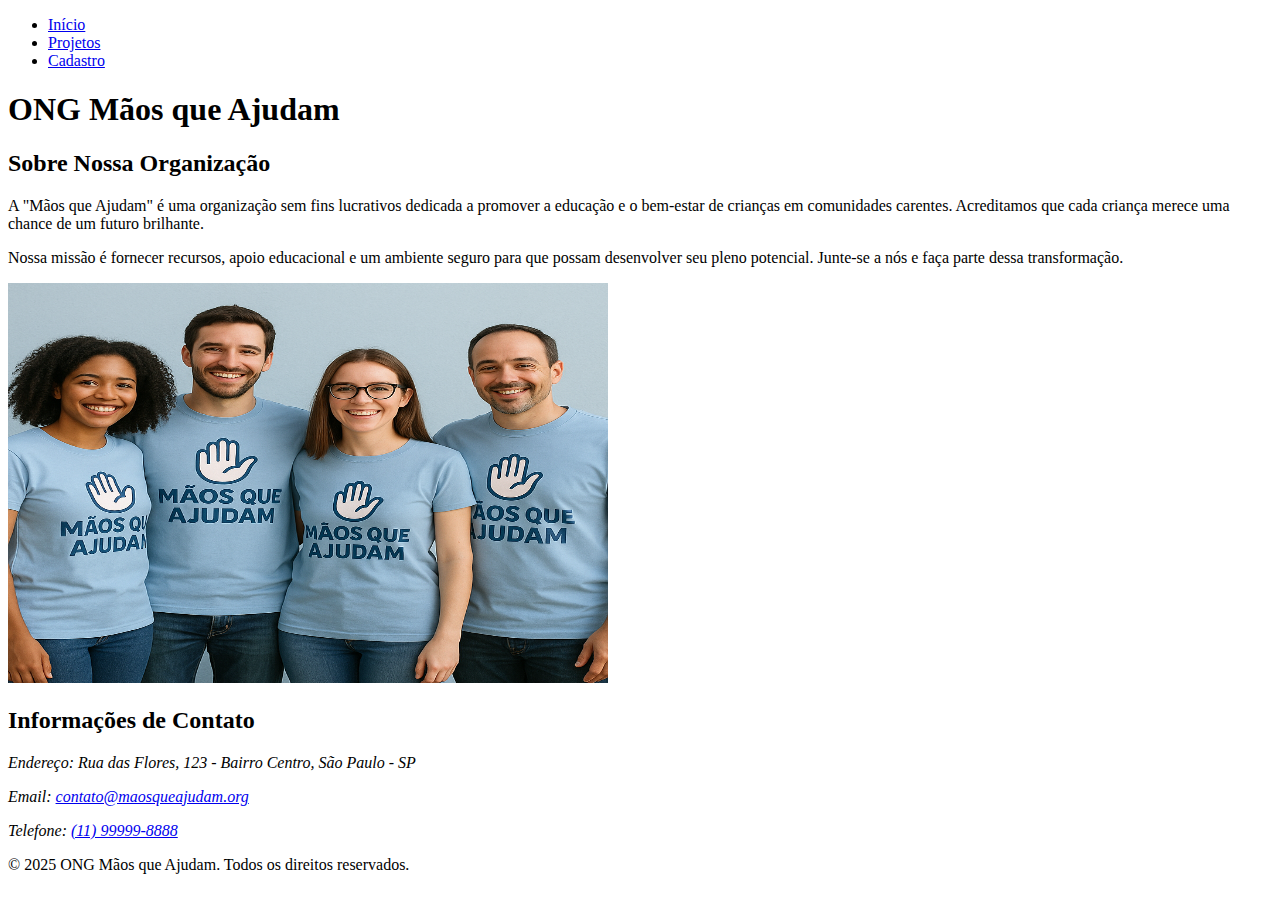
<file: index.html>
<!DOCTYPE html>
<html lang="pt-br">
<head>
    <meta charset="UTF-8">
    <meta name="viewport" content="width=device-width, initial-scale=1.0">
    <title>Início - ONG Mãos que Ajudam</title>
</head>
<body>

    <!-- Cabeçalho e Navegação -->
    <header>
        <nav>
            <ul>
                <li><a href="index.html">Início</a></li>
                <li><a href="projetos.html">Projetos</a></li>
                <li><a href="cadastro.html">Cadastro</a></li>
            </ul>
        </nav>
        <!-- Título Principal da Página -->
        <h1>ONG Mãos que Ajudam</h1>
    </header>

    <!-- Conteúdo Principal -->
    <main>
        <!-- Seção "Sobre Nós" -->
        <section id="sobre">
            <h2>Sobre Nossa Organização</h2>
            <p>
                A "Mãos que Ajudam" é uma organização sem fins lucrativos dedicada a promover a educação e o bem-estar de crianças em comunidades carentes. Acreditamos que cada criança merece uma chance de um futuro brilhante.
            </p>
            <p>
                Nossa missão é fornecer recursos, apoio educacional e um ambiente seguro para que possam desenvolver seu pleno potencial. Junte-se a nós e faça parte dessa transformação.
            </p>
            
            <!-- Imagem da Página Inicial -->
            <img 
                src="assets/images/mãosqueajudamp1.png" 
                alt="Equipe de voluntários da ONG Mãos que Ajudam reunida."
                width="600"
                height="400">
        </section>

        <!-- Seção "Contato" -->
        <section id="contato">
            <h2>Informações de Contato</h2>
            <!-- A tag <address> é semântica para informações de contato -->
            <address>
                <p>Endereço: Rua das Flores, 123 - Bairro Centro, São Paulo - SP</p>
                <p>Email: <a href="mailto:contato@maosqueajudam.org">contato@maosqueajudam.org</a></p>
                <p>Telefone: <a href="tel:+5511999998888">(11) 99999-8888</a></p>
            </address>
        </section>
    </main>

    <!-- Rodapé -->
    <footer>
        <p>&copy; 2025 ONG Mãos que Ajudam. Todos os direitos reservados.</p>
    </footer>

</body>
</html>
</file>
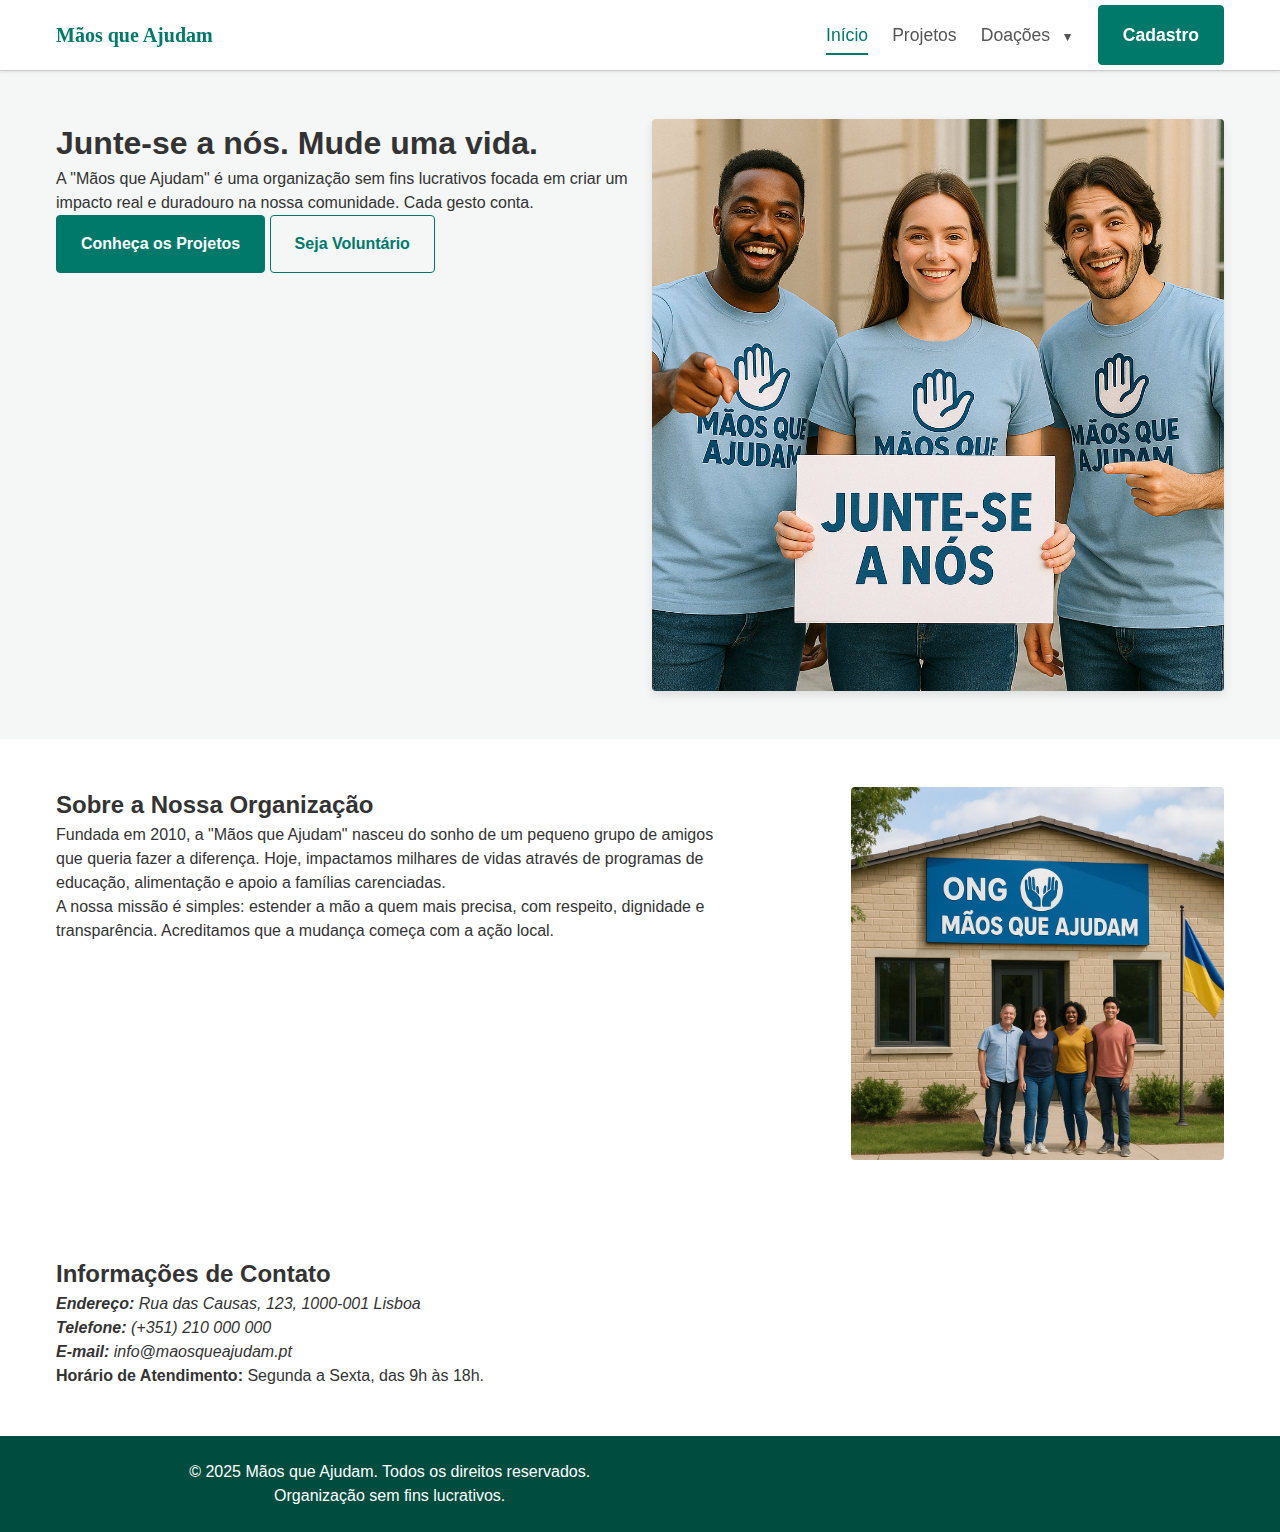
<file: parte-2/index.html>
<!DOCTYPE html>
<html lang="pt-pt">
<head>
    <meta charset="UTF-8">
    <meta name="viewport" content="width=device-width, initial-scale=1.0">
    <title>Início - Mãos que Ajudam</title>
    <meta name="description" content="Organização Mãos que Ajudam, dedicada a projetos sociais e voluntariado.">

    <!-- 
      CSS (Obrigatório no <head>):
      Carrega os estilos antes da página ser desenhada.
      O caminho aponta para a pasta 'assets' que você criou.
    -->
    <link rel="stylesheet" href="assets/css/style.css">

</head>
<body>

    <!-- Cabeçalho (com IDs para o JS) -->
    <header>
        <div class="container navbar">
            <a href="index.html" class="nav-logo">Mãos que Ajudam</a>

            <!-- Menu Desktop -->
            <nav class="nav-menu">
                <ul>
                    <li class="nav-item"><a href="index.html" class="nav-link active">Início</a></li>
                    <li class="nav-item"><a href="projetos.html" class="nav-link">Projetos</a></li>
                    
                    <!-- Dropdown -->
                    <li class="nav-item dropdown">
                        <a href="#" class="nav-link dropdown-toggle">Doações</a>
                        <div class="dropdown-content">
                            <a href="projetos.html#doar">Como Doar</a>
                            <a href="projetos.html#voluntario">Ser Voluntário</a>
                        </div>
                    </li>
                    
                    <li class="nav-item"><a href="cadastro.html" class="nav-link btn btn-primary">Cadastro</a></li>
                </ul>
            </nav>

            <!-- Botão Hambúrguer (Mobile) -->
            <button class="hamburger-menu" id="hamburger-menu" aria-label="Abrir menu">
                &#9776; <!-- Símbolo de hambúrguer -->
            </button>
        </div>
    </header>

    <!-- Menu Mobile (Escondido por padrão) -->
    <nav class="mobile-nav" id="mobile-nav">
        <button class="mobile-nav-close" id="mobile-nav-close" aria-label="Fechar menu">&times;</button>
        <ul>
            <li class="nav-item"><a href="index.html" class="nav-link active">Início</a></li>
            <li class="nav-item"><a href="projetos.html" class="nav-link">Projetos</a></li>
            <li class="nav-item"><a href="projetos.html#doar" class="nav-link">Como Doar</a></li>
            <li class="nav-item"><a href="projetos.html#voluntario" class="nav-link">Ser Voluntário</a></li>
            <li class="nav-item"><a href="cadastro.html" class="nav-link">Cadastro</a></li>
        </ul>
    </nav>

    <!-- Conteúdo Principal -->
    <main>

        <!-- Secção Herói -->
        <section id="hero" class="bg-light">
            <div class="container grid-container">
                <div class="col-lg-6 col-md-12 hero-content">
                    <h1 class="font-size-xxl">Junte-se a nós. Mude uma vida.</h1>
                    
                    <!-- CORREÇÃO: "class" em vez de "class_" -->
                    <p class="font-size-md text-secondary">A "Mãos que Ajudam" é uma organização sem fins lucrativos focada em criar um impacto real e duradouro na nossa comunidade. Cada gesto conta.</p>
                    
                    <a href="projetos.html" class="btn btn-primary btn-lg">Conheça os Projetos</a>
                    <a href="cadastro.html" class="btn btn-secondary btn-lg">Seja Voluntário</a>
                </div>
                <div class="col-lg-6 col-md-12">
                    <!-- Imagem de Voluntários (Substitua pela sua imagem) -->
                    <img src="assets/images/mãosqueajudamp3.png" 
                         alt="Equipa de voluntários da organização Mãos que Ajudam"
                         class="img-fluid rounded shadow">
                </div>
            </div>
        </section>

        <!-- Secção Sobre (Grid de 12 colunas) -->
        <section id="sobre">
            <div class="container">
                <div class="grid-container">
                    <div class="col-lg-8 col-md-12">
                        <h2>Sobre a Nossa Organização</h2>
                        <p>Fundada em 2010, a "Mãos que Ajudam" nasceu do sonho de um pequeno grupo de amigos que queria fazer a diferença. Hoje, impactamos milhares de vidas através de programas de educação, alimentação e apoio a famílias carenciadas.</p>
                        <p>A nossa missão é simples: estender a mão a quem mais precisa, com respeito, dignidade e transparência. Acreditamos que a mudança começa com a ação local.</p>
                    </div>
                    <div class="col-lg-4 col-md-12">
                        <!-- Imagem Secundária (Substitua pela sua imagem) -->
                        <img src="assets/images/mãosqueajudamsede.png" 
                             alt="Criança a participar num dos nossos programas educativos"
                             class="img-fluid rounded">
                    </div>
                </div>
            </div>
        </section>
        
        <!-- Secção Contato -->
        <section id="contato">
            <div class="container">
                <div class="grid-container">
                    <div class="col-md-6">
                        <h2>Informações de Contato</h2>
                        <address>
                            <p><strong>Endereço:</strong> Rua das Causas, 123, 1000-001 Lisboa</p>
                            <p><strong>Telefone:</strong> <a href="tel:+351210000000">(+351) 210 000 000</a></p>
                            <p><strong>E-mail:</strong> <a href="mailto:info@maosqueajudam.pt">info@maosqueajudam.pt</a></p>
                        </address>
                        <p><strong>Horário de Atendimento:</strong> Segunda a Sexta, das 9h às 18h.</p>
                    </div>
                </div>
            </div>
        </section>

    </main>

    <!-- Rodapé -->
    <footer>
        <div class="container">
            <p>&copy; 2025 Mãos que Ajudam. Todos os direitos reservados.</p>
            <p>Organização sem fins lucrativos.</p>
        </div>
    </footer>
    
    <!-- 
      Modal (Pop-up de Boas-Vindas) 
      (Este componente só existe na index.html)
    -->
    <div class="modal-overlay" id="welcome-modal">
        <div class="modal-content">
            <button class="modal-close" id="modal-close-btn" aria-label="Fechar modal">&times;</button>
            <h2>Bem-vindo à Mãos que Ajudam!</h2>
            <p>Ficamos felizes por ter você aqui. A sua visita é o primeiro passo para fazer a diferença.</p>
            <p>Conheça os nossos projetos e veja como pode ajudar a transformar vidas.</p>
            <a href="projetos.html" class="btn btn-primary">Ver Projetos</a>
        </div>
    </div>

    <!-- 
      JavaScript (Obrigatório no fim do <body>):
      Carrega os scripts de interatividade (menu, modal) depois da página estar desenhada.
      O caminho aponta para a pasta 'assets' que você criou.
    -->
    <script src="assets/js/main.js" defer></script>

</body>
</html>
</file>
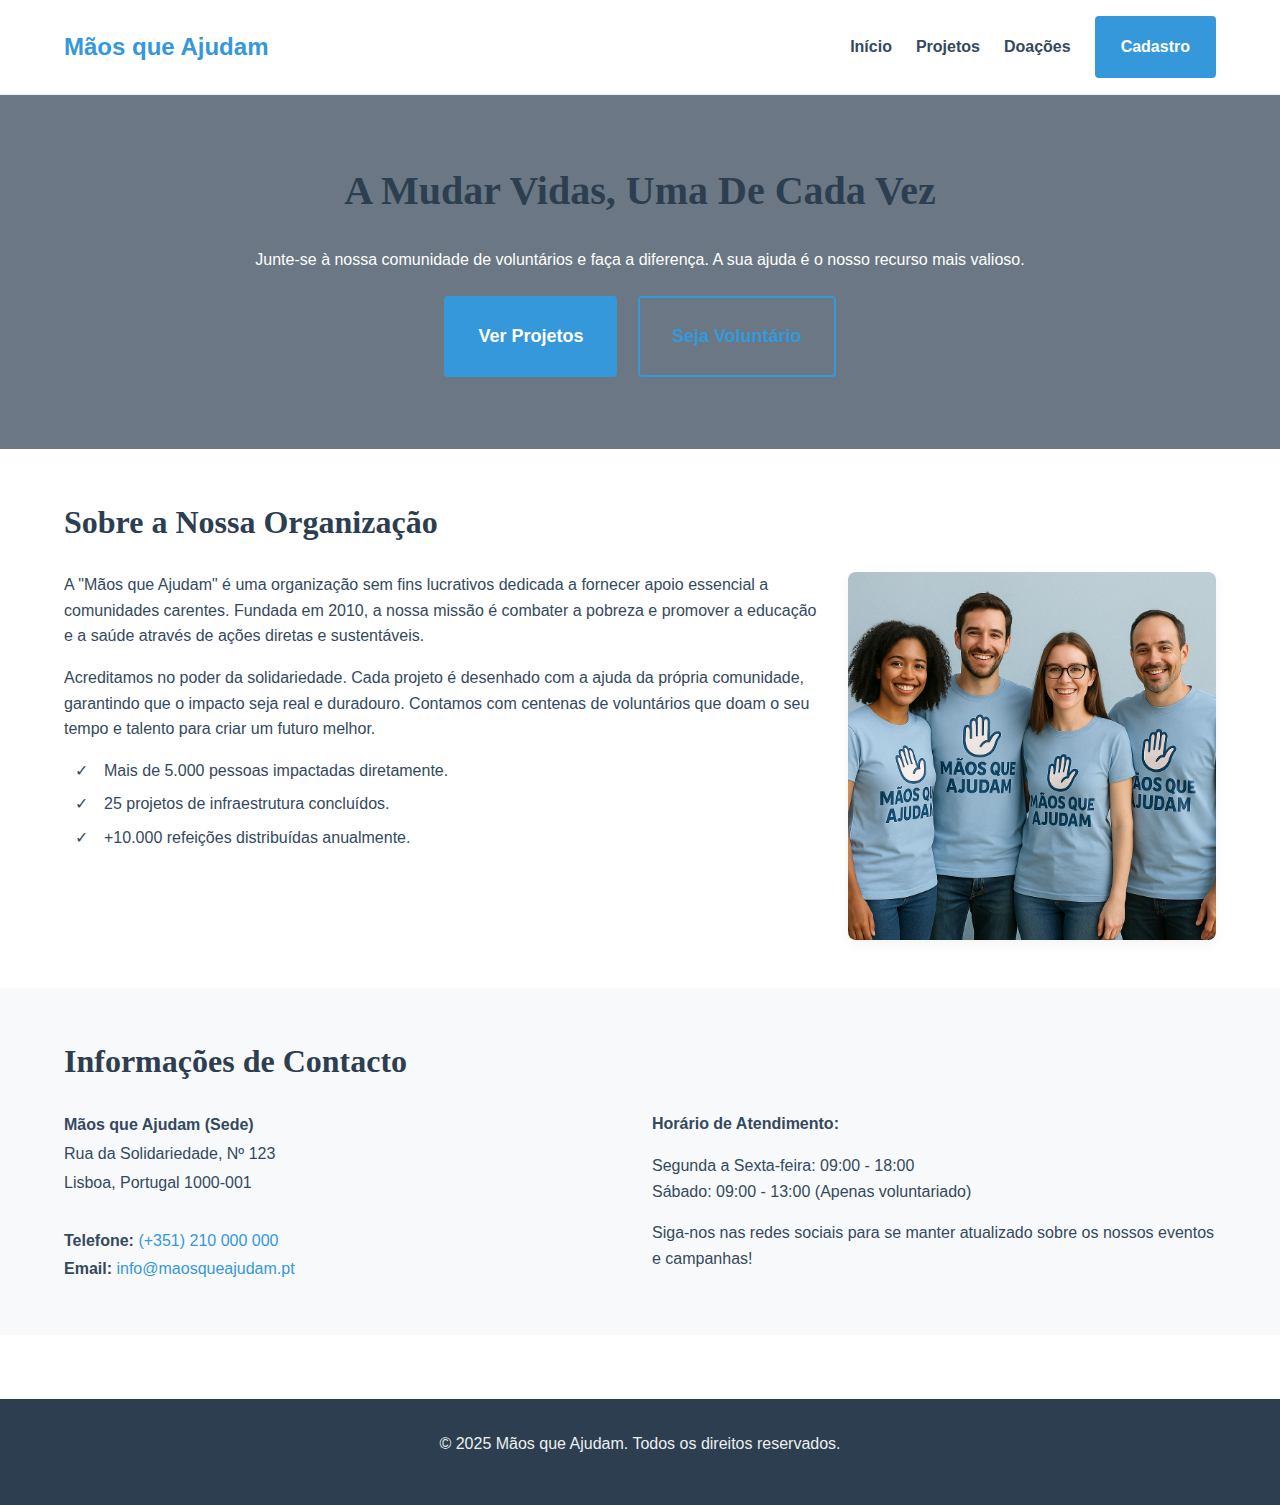
<file: parte-3/index.html>
<!DOCTYPE html>
<html lang="pt-pt">
<head>
    <meta charset="UTF-8">
    <meta name="viewport" content="width=device-width, initial-scale=1.0">
    <title>ONG Mãos que Ajudam - Projeto Solidário</title>

    <!-- 
      ATENÇÃO: Este é o ÚNICO ficheiro HTML.
      O CSS e o JS são os mesmos da Parte 2 (dentro de /assets/).
    -->

    <!-- CSS (Tem de copiar a pasta 'assets/' da parte-2 para a parte-3) -->
    <link rel="stylesheet" href="assets/css/style.css">

    <!-- JavaScript (O 'main.js' será novo, mas está no mesmo sítio) -->
    <!-- 'defer' é importante para o SPA carregar o JS depois do HTML -->
    <script src="assets/js/main.js" defer></script>
</head>
<body>

    <!-- Cabeçalho (O mesmo da Parte 2) -->
    <header>
        <div class="container navbar">
            <!-- 
              Os links de navegação agora usam HASH (#)
              Ex: #inicio, #projetos, #cadastro
              Isto é o que permite ao nosso "Router" SPA funcionar sem recarregar a página.
            -->
            <a href="#inicio" class="nav-logo">Mãos que Ajudam</a>

            <!-- Menu Desktop -->
            <nav class="nav-menu">
                <ul>
                    <li class="nav-item"><a href="#inicio" class="nav-link">Início</a></li>
                    <li class="nav-item"><a href="#projetos" class="nav-link">Projetos</a></li>
                    
                    <!-- Dropdown (agora também usa hash) -->
                    <li class="nav-item dropdown">
                        <a href="#" class="nav-link dropdown-toggle">Doações</a>
                        <div class="dropdown-content">
                            <a href="#projetos-doar">Como Doar</a>
                            <a href="#projetos-voluntario">Ser Voluntário</a>
                        </div>
                    </li>
                    
                    <li class="nav-item"><a href="#cadastro" class="nav-link btn btn-primary">Cadastro</a></li>
                </ul>
            </nav>

            <!-- Botão Hambúrguer (Mobile) (O mesmo da Parte 2) -->
            <button class="hamburger-menu" id="hamburger-menu" aria-label="Abrir menu">
                &#9776; <!-- Símbolo de hambúrguer -->
            </button>
        </div>
    </header>

    <!-- Menu Mobile (Escondido por padrão) (O mesmo da Parte 2) -->
    <nav class="mobile-nav" id="mobile-nav">
        <button class="mobile-nav-close" id="mobile-nav-close" aria-label="Fechar menu">&times;</button>
        <ul>
            <li class="nav-item"><a href="#inicio" class="nav-link">Início</a></li>
            <li class="nav-item"><a href="#projetos" class="nav-link">Projetos</a></li>
            <li class="nav-item"><a href="#projetos-doar" class="nav-link">Como Doar</a></li>
            <li class="nav-item"><a href="#projetos-voluntario" class="nav-link">Ser Voluntário</a></li>
            <li class="nav-item"><a href="#cadastro" class="nav-link">Cadastro</a></li>
        </ul>
    </nav>

    <!-- 
      PONTO PRINCIPAL DA SPA: O "Root" (Raiz) da Aplicação.
      Este <main> está vazio. O JavaScript vai "injetar" 
      o conteúdo das páginas (Início, Projetos, Cadastro) aqui dentro.
    -->
    <main id="app-root">
        <!-- O Conteúdo dinâmico (templates) será carregado aqui pelo JS -->
    </main>

    <!-- Rodapé (O mesmo da Parte 2) -->
    <footer>
        <div class="container">
            <p>&copy; 2025 Mãos que Ajudam. Todos os direitos reservados.</p>
        </div>
    </footer>

    <!-- 
      Modal (Opcional, O mesmo da Parte 2)
      Podemos mantê-lo aqui, e o main.js pode continuar a controlá-lo.
    -->
    <div id="welcome-modal" class="modal">
        <div class="modal-content">
            <span class="modal-close" id="modal-close">&times;</span>
            <h2 class="h3">Bem-vindo(a) ao Mãos que Ajudam!</h2>
            <p>Obrigado por visitar o nosso novo site. A sua ajuda pode mudar vidas.</p>
            <button id="modal-close-btn" class="btn btn-primary">Explorar</button>
        </div>
    </div>

</body>
</html>
</file>
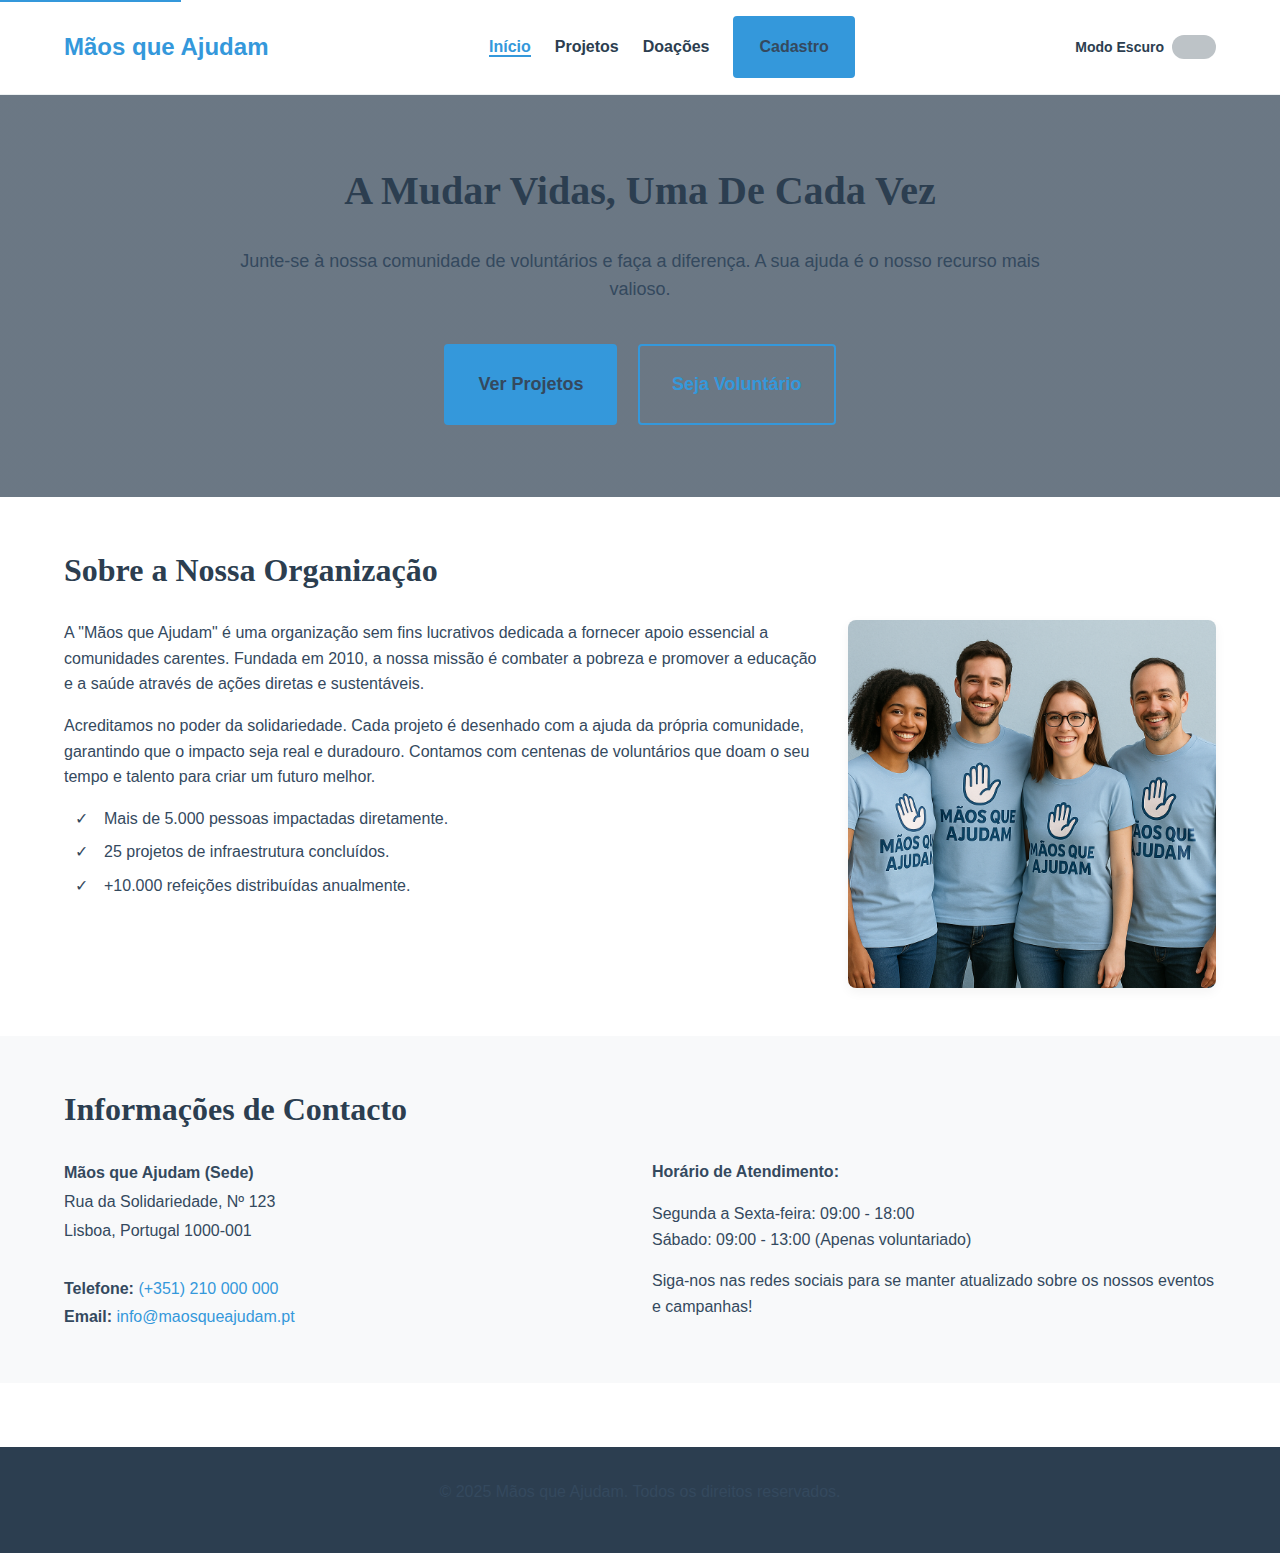
<file: parte-4/index.html>
<!DOCTYPE html>
<html lang="pt-pt"> <!-- Acessibilidade: Língua definida -->
<head>
    <meta charset="UTF-8">
    <meta name="viewport" content="width=device-width, initial-scale=1.0">
    <title>ONG Mãos que Ajudam - Projeto Solidário</title>
    
    <meta name="description" content="Junte-se à nossa organização sem fins lucrativos. Seja voluntário ou doe para projetos de educação, saúde e alimentação.">

    <!-- CSS (O 'style.css' da Parte 4, que contém o Modo Escuro) -->
    <link rel="stylesheet" href="assets/css/style.css">

    <!-- JavaScript (O 'main.js' da Parte 4, com a lógica do tema) -->
    <script src="assets/js/main.js" defer></script>
</head>
<body class="theme-light"> <!-- Começa com o tema claro por padrão -->

    <!-- Acessibilidade: Link para saltar para o conteúdo principal -->
    <a href="#app-root" class="skip-link">Saltar para o Conteúdo</a>

    <!-- Cabeçalho -->
    <header>
        <div class="container navbar">
            <a href="#inicio" class="nav-logo">Mãos que Ajudam</a>

            <!-- Menu Desktop -->
            <nav class="nav-menu" aria-label="Navegação Principal">
                <ul>
                    <li class="nav-item"><a href="#inicio" class="nav-link">Início</a></li>
                    <li class="nav-item"><a href="#projetos" class="nav-link">Projetos</a></li>
                    
                    <!-- Dropdown -->
                    <li class="nav-item dropdown">
                        <!-- Acessibilidade: aria-haspopup e aria-expanded -->
                        <a href="#" class="nav-link dropdown-toggle" aria-haspopup="true" aria-expanded="false">Doações</a>
                        <div class="dropdown-content">
                            <a href="#projetos-doar">Como Doar</a>
                            <a href="#projetos-voluntario">Ser Voluntário</a>
                        </div>
                    </li>
                    
                    <li class="nav-item"><a href="#cadastro" class="nav-link btn btn-primary">Cadastro</a></li>
                </ul>
            </nav>

            <!-- 
              NOVO NA PARTE 4: Botão de Tema (Modo Escuro / Alto Contraste)
              (Acessibilidade: role="switch" e aria-checked)
            -->
            <div class="theme-switcher">
                <span id="theme-label" class="theme-label">Modo Escuro</span>
                <button id="theme-toggle" class="theme-toggle-switch" role="switch" aria-checked="false" aria-labelledby="theme-label">
                    <span class="theme-toggle-slider"></span>
                </button>
            </div>

            <!-- Botão Hambúrguer (Mobile) -->
            <button class="hamburger-menu" id="hamburger-menu" aria-label="Abrir menu de navegação" aria-expanded="false" aria-controls="mobile-nav">
                &#9776; <!-- Símbolo de hambúrguer -->
            </button>
        </div>
    </header>

    <!-- Menu Mobile (Escondido por padrão) -->
    <!-- Acessibilidade: role="dialog", aria-modal="true" -->
    <nav class="mobile-nav" id="mobile-nav" role="dialog" aria-modal="true" aria-labelledby="mobile-nav-title">
        <h2 id="mobile-nav-title" class="visually-hidden">Navegação Mobile</h2>
        <button class="mobile-nav-close" id="mobile-nav-close" aria-label="Fechar menu de navegação">&times;</button>
        <ul>
            <li class="nav-item"><a href="#inicio" class="nav-link">Início</a></li>
            <li class="nav-item"><a href="#projetos" class="nav-link">Projetos</a></li>
            <li class="nav-item"><a href="#projetos-doar" class="nav-link">Como Doar</a></li>
            <li class="nav-item"><a href="#projetos-voluntario" class="nav-link">Ser Voluntário</a></li>
            <li class="nav-item"><a href="#cadastro" class="nav-link">Cadastro</a></li>
        </ul>
    </nav>

    <!-- 
      PONTO PRINCIPAL DA SPA
      Acessibilidade: role="main" para leitores de tela
    -->
    <main id="app-root" role="main">
        <!-- O Conteúdo dinâmico (templates) será carregado aqui pelo JS -->
    </main>

    <!-- Rodapé -->
    <footer role="contentinfo"> <!-- Acessibilidade: role="contentinfo" -->
        <div class="container">
            <p>&copy; 2025 Mãos que Ajudam. Todos os direitos reservados.</p>
        </div>
    </footer>

    <!-- Modal (Opcional) -->
    <div id="welcome-modal" class="modal" role="dialog" aria-modal="true" aria-labelledby="modal-title">
        <div class="modal-content">
            <span class="modal-close" id="modal-close" aria-label="Fechar modal">&times;</span>
            <h2 id="modal-title" class="h3">Bem-vindo(a) ao Mãos que Ajudam!</h2>
            <p>Obrigado por visitar o nosso novo site. A sua ajuda pode mudar vidas.</p>
            <button id="modal-close-btn" class="btn btn-primary">Explorar</button>
        </div>
    </div>

</body>
</html>
</file>
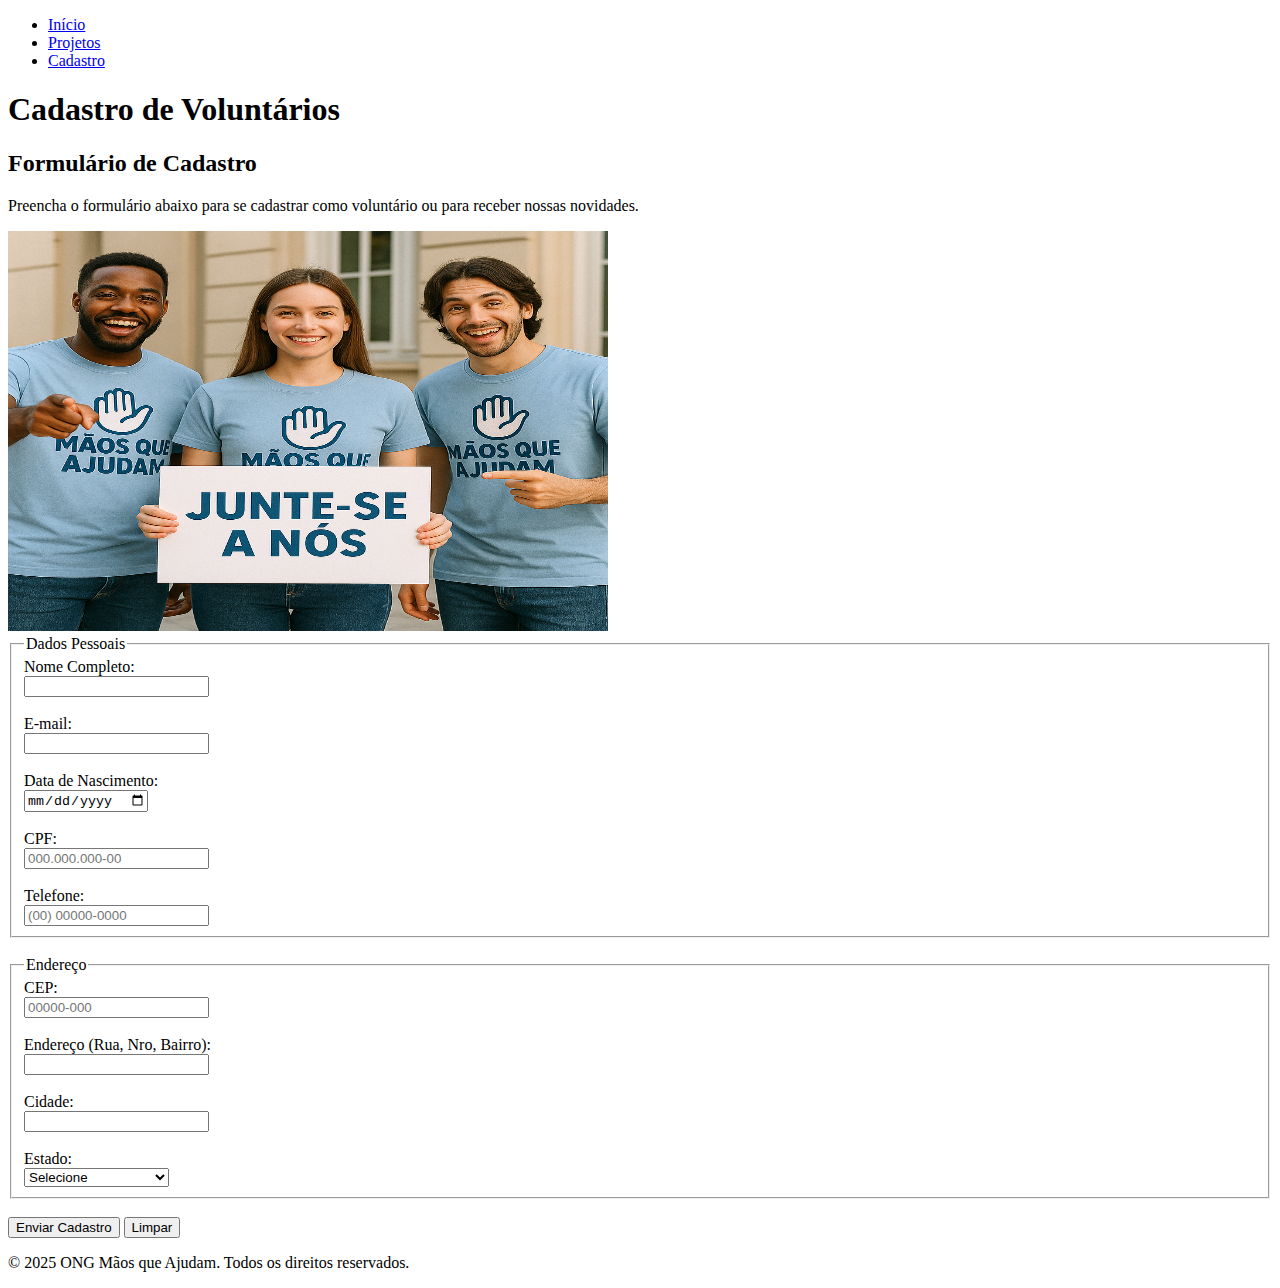
<file: cadastro.html>
<!DOCTYPE html>
<html lang="pt-br">
<head>
    <meta charset="UTF-8">
    <meta name="viewport" content="width=device-width, initial-scale=1.0">
    <title>Cadastro - ONG Mãos que Ajudam</title>
</head>
<body>

    <!-- Cabeçalho e Navegação -->
    <header>
        <nav>
            <ul>
                <li><a href="index.html">Início</a></li>
                <li><a href="projetos.html">Projetos</a></li>
                <li><a href="cadastro.html">Cadastro</a></li>
            </ul>
        </nav>
        <!-- Título Principal da Página -->
        <h1>Cadastro de Voluntários</h1>
    </header>

    <!-- Conteúdo Principal -->
    <main>
        <section id="formulario-cadastro">
            <h2>Formulário de Cadastro</h2>
            <p>Preencha o formulário abaixo para se cadastrar como voluntário ou para receber nossas novidades.</p>
            
            <!-- Imagem da Página de Cadastro -->
            <img 
                src="assets/images/mãosqueajudamp3.png" 
                alt="Banner convidando pessoas para o voluntariado."
                width="600"
                height="400">

            <!-- 
                Formulário Complexo com Validação Nativa (sem JS).
                Usamos 'pattern' para simular a validação da máscara.
                Usamos 'placeholder' para instruir o usuário sobre o formato.
                Usamos 'required' para campos obrigatórios.
            -->
            <form action="processa_cadastro.php" method="POST">
                
                <!-- Agrupamento: Dados Pessoais -->
                <fieldset>
                    <legend>Dados Pessoais</legend>
                    
                    <div>
                        <label for="nome">Nome Completo:</label><br>
                        <input type="text" id="nome" name="nome" required>
                    </div>
                    <br>
                    <div>
                        <label for="email">E-mail:</label><br>
                        <input type="email" id="email" name="email" required>
                    </div>
                    <br>
                    <div>
                        <label for="nascimento">Data de Nascimento:</label><br>
                        <input type="date" id="nascimento" name="nascimento" required>
                    </div>
                    <br>
                    <div>
                        <label for="cpf">CPF:</label><br>
                        <input type="text" id="cpf" name="cpf" 
                               placeholder="000.000.000-00" 
                               pattern="\d{3}\.\d{3}\.\d{3}-\d{2}" 
                               title="Digite o CPF no formato 000.000.000-00" 
                               required>
                    </div>
                    <br>
                    <div>
                        <label for="telefone">Telefone:</label><br>
                        <input type="tel" id="telefone" name="telefone" 
                               placeholder="(00) 00000-0000" 
                               pattern="\(\d{2}\) \d{4,5}-\d{4}"
                               title="Digite o telefone no formato (00) 00000-0000"
                               required>
                    </div>
                </fieldset>
                <br>
                <!-- Agrupamento: Endereço -->
                <fieldset>
                    <legend>Endereço</legend>
                    
                    <div>
                        <label for="cep">CEP:</label><br>
                        <input type="text" id="cep" name="cep" 
                               placeholder="00000-000"
                               pattern="\d{5}-\d{3}"
                               title="Digite o CEP no formato 00000-000"
                               required>
                    </div>
                    <br>
                    <div>
                        <label for="endereco">Endereço (Rua, Nro, Bairro):</label><br>
                        <input type="text" id="endereco" name="endereco" required>
                    </div>
                    <br>
                    <div>
                        <label for="cidade">Cidade:</label><br>
                        <input type="text" id="cidade" name="cidade" required>
                    </div>
                    <br>
                    <div>
                        <label for="estado">Estado:</label><br>
                        <select id="estado" name="estado" required>
                            <option value="" disabled selected>Selecione</option>
                            <option value="AC">Acre</option>
                            <option value="AL">Alagoas</option>
                            <option value="AP">Amapá</option>
                            <option value="AM">Amazonas</option>
                            <option value="BA">Bahia</option>
                            <option value="CE">Ceará</option>
                            <option value="DF">Distrito Federal</option>
                            <option value="ES">Espírito Santo</option>
                            <option value="GO">Goiás</option>
                            <option value="MA">Maranhão</option>
                            <option value="MT">Mato Grosso</option>
                            <option value="MS">Mato Grosso do Sul</option>
                            <option value="MG">Minas Gerais</option>
                            <option value="PA">Pará</option>
                            <option value="PB">Paraíba</option>
                            <option value="PR">Paraná</option>
                            <option value="PE">Pernambuco</option>
                            <option value="PI">Piauí</option>
                            <option value="RJ">Rio de Janeiro</option>
                            <option value="RN">Rio Grande do Norte</option>
                            <option value="RS">Rio Grande do Sul</option>

                            <option value="RO">Rondônia</option>
                            <option value="RR">Roraima</option>
                            <option value="SC">Santa Catarina</option>
                            <option value="SP">São Paulo</option>
                            <option value="SE">Sergipe</option>
                            <option value="TO">Tocantins</option>
                        </select>
                    </div>
                </fieldset>
                <br>
                <!-- Botão de Envio -->
                <div>
                    <button type="submit">Enviar Cadastro</button>
                    <button type="reset">Limpar</button>
                </div>
                
            </form>
        </section>
    </main>

    <!-- Rodapé -->
    <footer>
        <p>&copy; 2025 ONG Mãos que Ajudam. Todos os direitos reservados.</p>
    </footer>

</body>
</html>
</file>
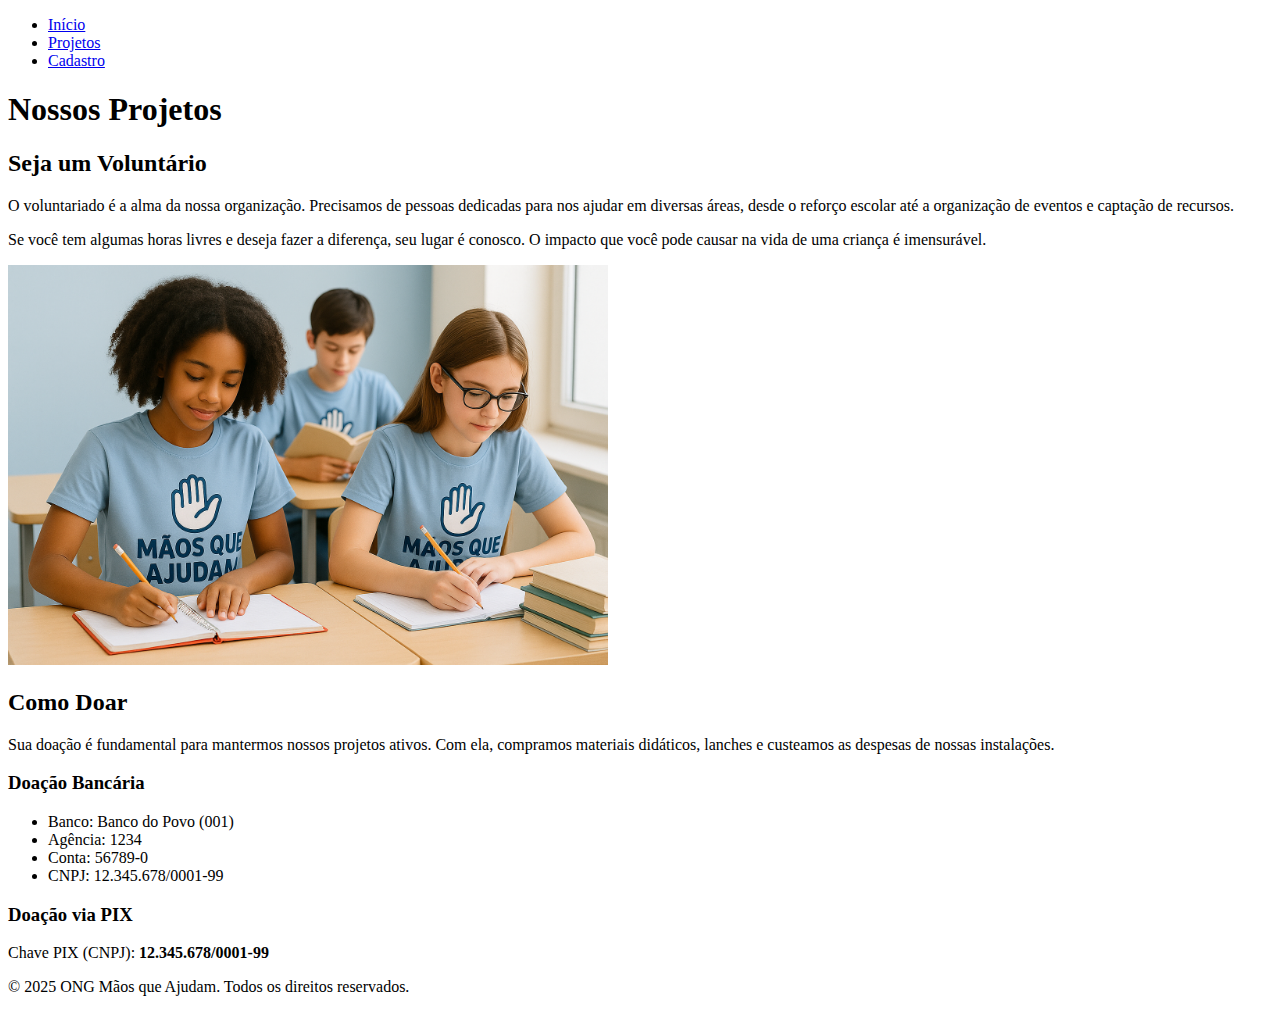
<file: projetos.html>
<!DOCTYPE html>
<html lang="pt-br">
<head>
    <meta charset="UTF-8">
    <meta name="viewport" content="width=device-width, initial-scale=1.0">
    <title>Projetos - ONG Mãos que Ajudam</title>
</head>
<body>

    <!-- Cabeçalho e Navegação -->
    <header>
        <nav>
            <ul>
                <li><a href="index.html">Início</a></li>
                <li><a href="projetos.html">Projetos</a></li>
                <li><a href="cadastro.html">Cadastro</a></li>
            </ul>
        </nav>
        <!-- Título Principal da Página -->
        <h1>Nossos Projetos</h1>
    </header>

    <!-- Conteúdo Principal -->
    <main>
        <!-- Seção "Voluntariado" -->
        <section id="voluntariado">
            <h2>Seja um Voluntário</h2>
            <p>
                O voluntariado é a alma da nossa organização. Precisamos de pessoas dedicadas para nos ajudar em diversas áreas, desde o reforço escolar até a organização de eventos e captação de recursos.
            </p>
            <p>
                Se você tem algumas horas livres e deseja fazer a diferença, seu lugar é conosco. O impacto que você pode causar na vida de uma criança é imensurável.
            </p>
            
            <!-- Imagem da Página de Projetos -->
            <img 
                src="assets/images/mãosqueajudamp2.png" 
                alt="Crianças participando de atividades educativas promovidas pela ONG."
                width="600"
                height="400">
        </section>

        <!-- Seção "Como Doar" -->
        <section id="doar">
            <h2>Como Doar</h2>
            <p>
                Sua doação é fundamental para mantermos nossos projetos ativos. Com ela, compramos materiais didáticos, lanches e custeamos as despesas de nossas instalações.
            </p>
            <h3>Doação Bancária</h3>
            <ul>
                <li>Banco: Banco do Povo (001)</li>
                <li>Agência: 1234</li>
                <li>Conta: 56789-0</li>
                <li>CNPJ: 12.345.678/0001-99</li>
            </ul>
            <h3>Doação via PIX</h3>
            <p>Chave PIX (CNPJ): <strong>12.345.678/0001-99</strong></p>
        </section>
    </main>

    <!-- Rodapé -->
    <footer>
        <p>&copy; 2025 ONG Mãos que Ajudam. Todos os direitos reservados.</p>
    </footer>

</body>
</html>
</file>
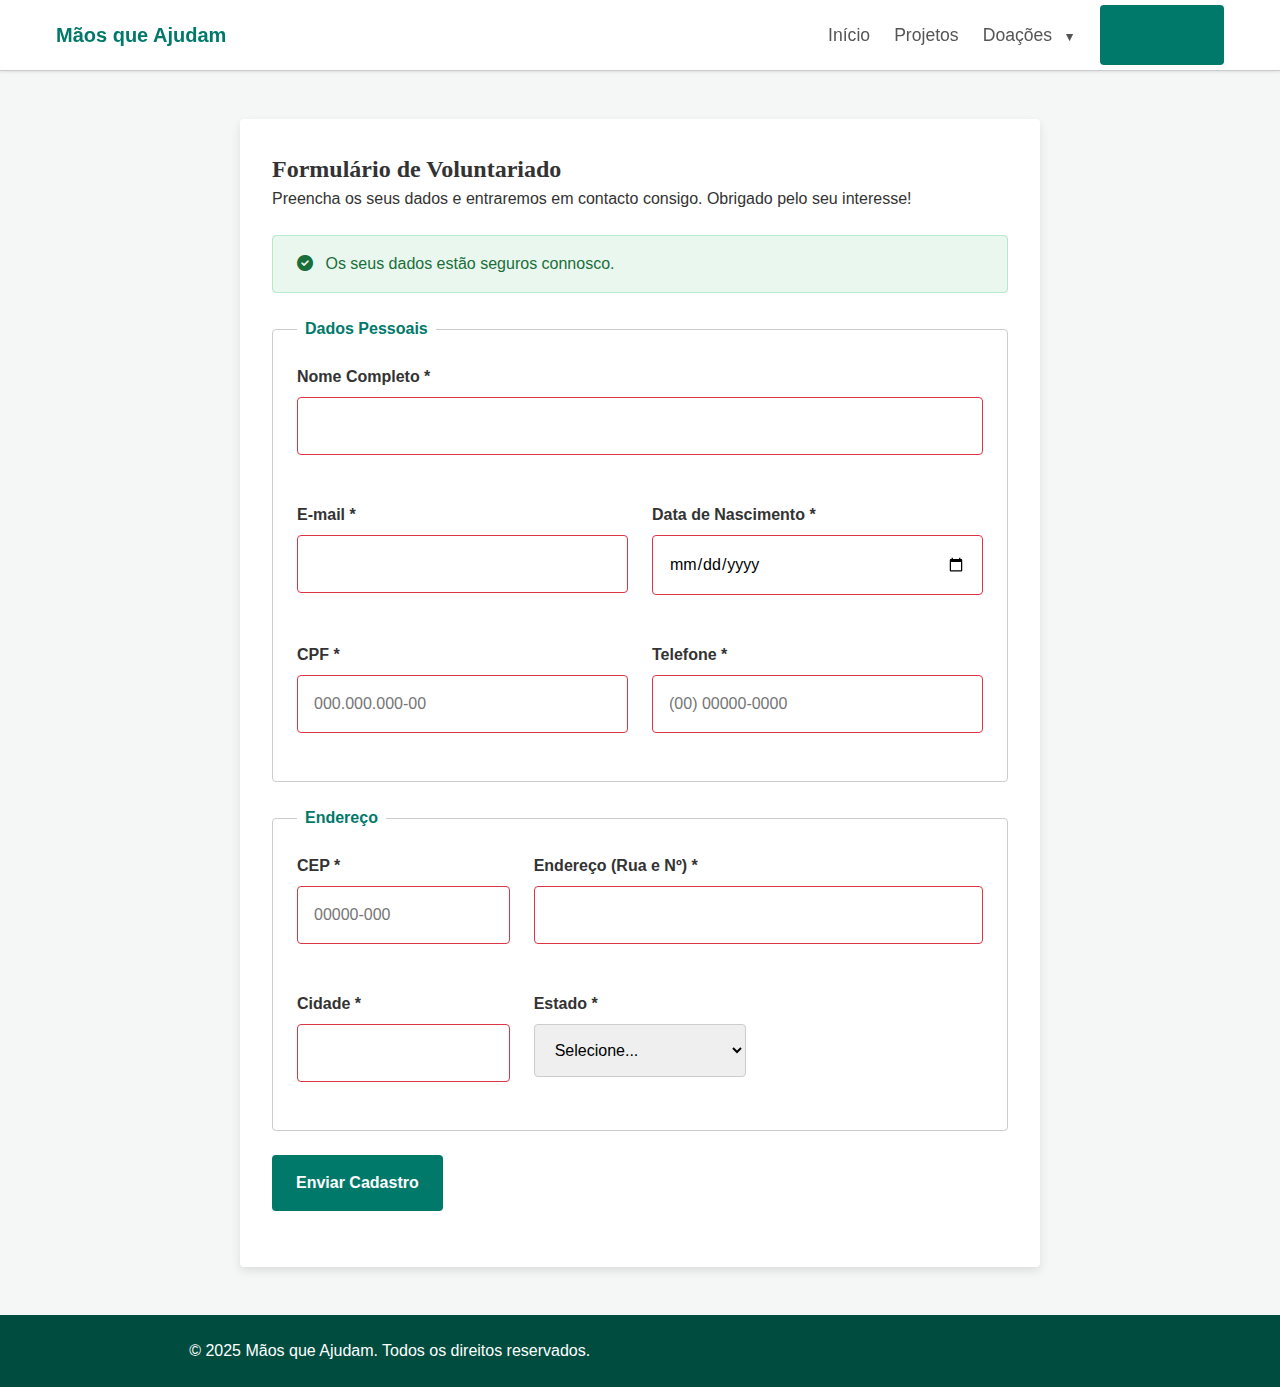
<file: parte-2/cadastro.html>
<!DOCTYPE html>
<html lang="pt-pt">
<head>
    <meta charset="UTF-8">
    <meta name="viewport" content="width=device-width, initial-scale=1.0">
    <title>Cadastro - Mãos que Ajudam</title>
    
    <!-- Ícones (Exemplo - Font Awesome) -->
    <link rel="stylesheet" href="https://cdnjs.cloudflare.com/ajax/libs/font-awesome/6.0.0-beta3/css/all.min.css">
    
    <!-- 
      CSS EMBUTIDO DIRETAMENTE AQUI (TESTE RADICAL)
    -->
    <style>
/* _reset.css */
*,
*::before,
*::after {
    box-sizing: border-box;
    margin: 0;
    padding: 0;
}

html {
    scroll-behavior: smooth;
    line-height: 1.5;
    -webkit-font-smoothing: antialiased;
}

body {
    font-family: var(--font-primary);
    background-color: var(--color-bg);
    color: var(--color-text-primary);
    overflow-x: hidden; /* Prevenir scroll horizontal */
}

img, picture, video, canvas, svg {
    display: block;
    max-width: 100%;
}

input, button, textarea, select {
    font: inherit;
    border: none;
    outline: none;
}

a {
    text-decoration: none;
    color: inherit;
}

ul, ol {
    list-style: none;
}

h1, h2, h3, h4, h5, h6 {
    text-wrap: balance;
    font-family: var(--font-secondary);
    font-weight: 700;
}

p {
    text-wrap: pretty;
    max-width: 75ch; /* Limite de caracteres por linha para legibilidade */
}

/* _variables.css (Design System) */
:root {
    /* 1. Paleta de Cores (8+ cores) */
    --color-primary: #00796b; /* Verde escuro (botões, links) */
    --color-primary-dark: #004d40;
    --color-primary-light: #b2dfdb;
    
    --color-secondary: #0288d1; /* Azul (tags, destaques) */
    --color-accent: #fbc02d;    /* Amarelo (tags, alertas) */
    
    --color-bg: #ffffff;
    --color-bg-light: #f4f7f6; /* Fundo de secções */
    
    --color-text-primary: #333333; /* Texto principal */
    --color-text-secondary: #555555; /* Texto mais claro */
    --color-text-light: #ffffff;
    
    --color-border: #cccccc;
    
    --color-success: #28a745;
    --color-info: #17a2b8;
    --color-warning: #ffc107;
    --color-danger: #dc3545;

    /* 2. Tipografia (5+ tamanhos) */
    --font-primary: 'Helvetica Neue', Arial, sans-serif;
    --font-secondary: 'Georgia', 'Times New Roman', serif;
    
    --font-size-xs: 0.75rem;  /* 12px */
    --font-size-sm: 0.875rem; /* 14px */
    --font-size-base: 1rem;    /* 16px (padrão) */
    --font-size-md: 1.25rem; /* 20px */
    --font-size-lg: 1.5rem;  /* 24px */
    --font-size-xl: 2rem;    /* 32px */
    --font-size-xxl: 2.5rem;   /* 40px */
    
    /* 3. Espaçamento Modular */
    --space-1: 0.5rem;  /* 8px */
    --space-2: 1rem;    /* 16px */
    --space-3: 1.5rem;  /* 24px */
    --space-4: 2rem;    /* 32px */
    --space-5: 3rem;    /* 48px */
    --space-6: 4rem;    /* 64px */
    
    /* Outros */
    --border-radius: 4px;
    --shadow-sm: 0 1px 3px rgba(0,0,0,0.1);
    --shadow-md: 0 4px 10px rgba(0,0,0,0.1);
    --transition: all 0.3s ease;
}

/* _layout.css */
.container {
    max-width: 1200px;
    margin-left: auto;
    margin-right: auto;
    padding-left: var(--space-2);
    padding-right: var(--space-2);
}

/* Estrutura principal com CSS Grid */
body {
    display: grid;
    grid-template-rows: auto 1fr auto;
    min-height: 100vh;
}

header {
    background: var(--color-bg);
    border-bottom: 1px solid var(--color-border);
    position: sticky;
    top: 0;
    z-index: 1000;
    box-shadow: var(--shadow-sm);
}

main {
    width: 100%;
}

section {
    padding: var(--space-5) 0;
}

footer {
    background: var(--color-primary-dark);
    color: var(--color-text-light);
    padding: var(--space-3) 0;
    text-align: center;
}

/* Sistema de Grid de 12 Colunas */
.grid-container {
    display: grid;
    grid-template-columns: repeat(12, 1fr);
    gap: var(--space-3);
}

/* Classes de colunas - Mobile First (12 colunas por padrão) */
.col-1 { grid-column: span 1; }
.col-2 { grid-column: span 2; }
.col-3 { grid-column: span 3; }
.col-4 { grid-column: span 4; }
.col-5 { grid-column: span 5; }
.col-6 { grid-column: span 6; }
.col-7 { grid-column: span 7; }
.col-8 { grid-column: span 8; }
.col-9 { grid-column: span 9; }
.col-10 { grid-column: span 10; }
.col-11 { grid-column: span 11; }
.col-12 { grid-column: span 12; }

/* Helpers de Layout */
.bg-light {
    background-color: var(--color-bg-light);
}
.img-fluid {
    width: 100%;
    height: auto;
}
.rounded {
    border-radius: var(--border-radius);
}
.shadow {
    box-shadow: var(--shadow-md);
}
.text-primary {
    color: var(--color-primary);
}

/* _navigation.css */
.navbar {
    display: flex;
    justify-content: space-between;
    align-items: center;
    height: 70px;
}

.nav-logo {
    font-size: var(--font-size-md);
    font-weight: 700;
    color: var(--color-primary);
}

.nav-menu {
    display: none; /* Escondido em mobile */
}

.nav-menu ul {
    display: flex;
    align-items: center;
    gap: var(--space-3);
}

.nav-link {
    font-size: var(--font-size-base);
    font-weight: 500;
    color: var(--color-text-secondary);
    transition: var(--transition);
    padding: var(--space-1) 0;
}

.nav-link.active,
.nav-link:hover {
    color: var(--color-primary);
    border-bottom: 2px solid var(--color-primary);
}

/* Dropdown */
.dropdown {
    position: relative;
}

.dropdown-toggle::after {
    content: ' \25BC'; /* Seta para baixo */
    font-size: 0.7em;
    margin-left: var(--space-1);
}

.dropdown-content {
    display: none;
    position: absolute;
    top: 100%;
    left: 0;
    background: var(--color-bg);
    box-shadow: var(--shadow-md);
    min-width: 200px;
    z-index: 1001;
    border-radius: var(--border-radius);
    overflow: hidden;
}

.dropdown:hover .dropdown-content {
    display: block;
}

.dropdown-content a {
    display: block;
    padding: var(--space-2);
    color: var(--color-text-secondary);
    transition: var(--transition);
}

.dropdown-content a:hover {
    background-color: var(--color-primary-light);
    color: var(--color-primary-dark);
}

/* Botão Hambúrguer (Mobile) */
.hamburger-menu {
    display: block; /* Visível em mobile */
    font-size: var(--font-size-lg);
    background: none;
    cursor: pointer;
}

/* Menu Mobile (Overlay) */
.mobile-nav {
    display: none; /* Escondido por padrão */
    position: fixed;
    top: 0;
    right: 0;
    width: 80%;
    max-width: 300px;
    height: 100%;
    background: var(--color-primary-dark);
    color: var(--color-text-light);
    box-shadow: -5px 0 15px rgba(0,0,0,0.2);
    z-index: 1002;
    padding: var(--space-4);
    transform: translateX(100%);
    transition: transform 0.3s ease-in-out;
}

.mobile-nav.open {
    display: block;
    transform: translateX(0);
}

.mobile-nav-close {
    font-size: var(--font-size-xl);
    color: var(--color-text-light);
    background: none;
    cursor: pointer;
    position: absolute;
    top: var(--space-2);
    right: var(--space-2);
}

.mobile-nav ul {
    display: flex;
    flex-direction: column;
    gap: var(--space-3);
    margin-top: var(--space-4);
}

.mobile-nav .nav-link {
    color: var(--color-text-light);
    font-size: var(--font-size-md);
}

.mobile-nav .nav-link:hover,
.mobile-nav .nav-link.active {
    color: var(--color-accent);
    border-bottom: none;
}


/* _components.css */

/* Botões (com estados) */
.btn {
    display: inline-block;
    padding: var(--space-2) var(--space-3);
    font-weight: 600;
    text-align: center;
    border-radius: var(--border-radius);
    cursor: pointer;
    transition: var(--transition);
}

.btn-primary {
    background-color: var(--color-primary);
    color: var(--color-text-light);
}
.btn-primary:hover {
    background-color: var(--color-primary-dark);
}

.btn-secondary {
    background-color: transparent;
    color: var(--color-primary);
    border: 1px solid var(--color-primary);
}
.btn-secondary:hover {
    background-color: var(--color-primary);
    color: var(--color-text-light);
}

/* Estados */
.btn:focus {
    outline: 2px solid var(--color-primary-light);
    outline-offset: 2px;
}
.btn:active {
    transform: scale(0.98);
}
.btn:disabled {
    background-color: var(--color-border);
    color: var(--color-text-secondary);
    cursor: not-allowed;
}

/* Cards (para Projetos) */
.card {
    background: var(--color-bg);
    border: 1px solid var(--color-border);
    border-radius: var(--border-radius);
    box-shadow: var(--shadow-sm);
    overflow: hidden;
    height: 100%;
    display: flex;
    flex-direction: column;
    transition: var(--transition);
}
.card:hover {
    box-shadow: var(--shadow-md);
    transform: translateY(-5px);
}
.card-image {
    width: 100%;
    height: 200px;
    object-fit: cover;
}
.card-content {
    padding: var(--space-3);
    flex-grow: 1; /* Faz o conteúdo crescer */
}
.card-content h3 {
    font-size: var(--font-size-md);
    margin-bottom: var(--space-2);
}
.card-content p {
    font-size: var(--font-size-sm);
    color: var(--color-text-secondary);
    margin-top: var(--space-2);
}
.card-footer {
    padding: var(--space-3);
    border-top: 1px solid var(--color-border);
    background: var(--color-bg-light);
}

/* Badges e Tags */
.tag {
    display: inline-block;
    padding: 0.25rem 0.75rem;
    border-radius: 99px; /* Pill shape */
    font-size: var(--font-size-xs);
    font-weight: 600;
    margin-right: var(--space-1);
    margin-bottom: var(--space-1);
}
.tag-primary {
    background-color: var(--color-primary-light);
    color: var(--color-primary-dark);
}
.tag-secondary {
    background-color: var(--color-secondary);
    color: var(--color-text-light);
}
.tag-accent {
    background-color: var(--color-accent);
    color: var(--color-text-primary);
}

/* Alertas (Feedback) */
.alert {
    padding: var(--space-2) var(--space-3);
    margin: var(--space-3) 0;
    border-radius: var(--border-radius);
    border: 1px solid transparent;
}
.alert-info {
    background-color: #e6f7ff;
    border-color: #b3e0ff;
    color: #0056b3;
}
.alert-success {
    background-color: #e9f7ef;
    border-color: #b6e9c9;
    color: #1a6e3a;
}
.alert i {
    margin-right: var(--space-1);
}

/* Modal (Feedback) */
.modal-overlay {
    display: none; /* Escondido por padrão */
    position: fixed;
    top: 0;
    left: 0;
    width: 100%;
    height: 100%;
    background: rgba(0,0,0,0.6);
    z-index: 2000;
    align-items: center;
    justify-content: center;
}
.modal-overlay.open {
    display: flex;
}
.modal-content {
    background: var(--color-bg);
    padding: var(--space-4);
    border-radius: var(--border-radius);
    box-shadow: var(--shadow-md);
    width: 90%;
    max-width: 500px;
    position: relative;
    animation: modal-fade-in 0.3s ease;
}
.modal-close {
    position: absolute;
    top: var(--space-2);
    right: var(--space-2);
    font-size: var(--font-size-lg);
    background: none;
    cursor: pointer;
    color: var(--color-text-secondary);
}
.modal-content h2 {
    margin-bottom: var(--space-2);
}
.modal-content p {
    margin-bottom: var(--space-3);
}

@keyframes modal-fade-in {
    from { opacity: 0; transform: scale(0.9); }
    to { opacity: 1; transform: scale(1); }
}


/* _forms.css */
.form-container {
    max-width: 800px;
    margin: 0 auto;
    background: var(--color-bg);
    padding: var(--space-4);
    border-radius: var(--border-radius);
    box-shadow: var(--shadow-md);
}

.form-group {
    margin-bottom: var(--space-3);
}

.form-group label {
    display: block;
    margin-bottom: var(--space-1);
    font-weight: 600;
}

.form-group input[type="text"],
.form-group input[type="email"],
.form-group input[type="date"],
.form-group input[type="tel"],
.form-group select,
.form-group textarea {
    width: 100%;
    padding: var(--space-2);
    border: 1px solid var(--color-border);
    border-radius: var(--border-radius);
    transition: var(--transition);
}

.form-group input:focus,
.form-group select:focus,
.form-group textarea:focus {
    border-color: var(--color-primary);
    box-shadow: 0 0 5px var(--color-primary-light);
}

/* Validação Visual */
.form-group input:required:invalid {
    border-color: var(--color-danger);
}
.form-group input:required:valid {
    border-color: var(--color-success);
}

/* Layout do Formulário (Grid) */
.form-grid {
    display: grid;
    grid-template-columns: 1fr; /* Mobile First: 1 coluna */
    gap: var(--space-3);
}

fieldset {
    border: 1px solid var(--color-border);
    padding: var(--space-3);
    margin-bottom: var(--space-3);
    border-radius: var(--border-radius);
}
legend {
    padding: 0 var(--space-1);
    font-weight: 700;
    color: var(--color-primary);
}

/* _responsive.css (5 Breakpoints) */

/* 1. Pequenos (sm) - 480px */
@media (min-width: 480px) {
    /* (Ajustes menores se necessário) */
}

/* 2. Médios (md) - 600px (Ex: layout de forms) */
@media (min-width: 600px) {
    .form-grid {
        grid-template-columns: 1fr 1fr; /* 2 colunas */
    }
    .form-grid-3col {
        grid-template-columns: 1fr 1fr 1fr;
    }
    .form-group.full-width {
        grid-column: 1 / -1; /* Ocupa todas as colunas */
    }
}

/* 3. Tablets (lg) - 768px (Ex: menu principal e colunas) */
@media (min-width: 768px) {
    /* Esconde mobile, mostra desktop */
    .hamburger-menu, .mobile-nav {
        display: none;
    }
    .nav-menu {
        display: block;
    }

    /* Colunas do Grid */
    .col-md-4 { grid-column: span 4; }
    .col-md-6 { grid-column: span 6; }
    .col-md-8 { grid-column: span 8; }
    .col-md-12 { grid-column: span 12; }
}

/* 4. Desktops (xl) - 992px */
@media (min-width: 992px) {
    /* Colunas do Grid */
    .col-lg-3 { grid-column: span 3; }
    .col-lg-4 { grid-column: span 4; }
    .col-lg-6 { grid-column: span 6; }
    .col-lg-8 { grid-column: span 8; }
}

/* 5. Desktops Largos (xxl) - 1200px */
@media (min-width: 1200px) {
    /* Ajustes finos no container ou fontes */
    :root {
        --font-size-base: 1.1rem; /* Aumenta fonte base em telas grandes */
    }
}

/* Ajuste final para o body (style.css) */
body {
    background-color: var(--color-bg);
    color: var(--color-text-primary);
}

    </style>
    
</head>
<body>

    <!-- Cabeçalho (com IDs para o JS) -->
    <header>
        <div class="container navbar">
            <a href="index.html" class="nav-logo">Mãos que Ajudam</a>

            <!-- Menu Desktop -->
            <nav class="nav-menu">
                <ul>
                    <li class="nav-item"><a href="index.html" class="nav-link">Início</a></li>
                    <li class="nav-item"><a href="projetos.html" class="nav-link">Projetos</a></li>
                    
                    <!-- Dropdown -->
                    <li class="nav-item dropdown">
                        <a href="#" class="nav-link dropdown-toggle">Doações</a>
                        <div class="dropdown-content">
                            <a href="projetos.html#doar">Como Doar</a>
                            <a href="projetos.html#voluntario">Ser Voluntário</a>
                        </div>
                    </li>
                    
                    <li class="nav-item"><a href="cadastro.html" class="nav-link btn btn-primary active">Cadastro</a></li>
                </ul>
            </nav>

            <!-- Botão Hambúrguer (Mobile) -->
            <button class="hamburger-menu" id="hamburger-menu" aria-label="Abrir menu">
                &#9776; <!-- Símbolo de hambúrguer -->
            </button>
        </div>
    </header>

    <!-- Menu Mobile (Escondido por padrão) -->
    <nav class="mobile-nav" id="mobile-nav">
        <button class="mobile-nav-close" id="mobile-nav-close" aria-label="Fechar menu">&times;</button>
        <ul>
            <li class="nav-item"><a href="index.html" class="nav-link">Início</a></li>
            <li class="nav-item"><a href="projetos.html" class="nav-link">Projetos</a></li>
            <li class="nav-item"><a href="projetos.html#doar" class="nav-link">Como Doar</a></li>
            <li class="nav-item"><a href="projetos.html#voluntario" class="nav-link">Ser Voluntário</a></li>
            <li class="nav-item"><a href="cadastro.html" class="nav-link active">Cadastro</a></li>
        </ul>
    </nav>

    <!-- Conteúdo Principal -->
    <main>
        <!-- Secção de Formulário -->
        <section id="cadastro" class="bg-light">
            <div class="container">
                <div class="form-container">
                    <h2>Formulário de Voluntariado</h2>
                    <p>Preencha os seus dados e entraremos em contacto consigo. Obrigado pelo seu interesse!</p>
                    
                    <!-- Exemplo de Alert -->
                    <div class="alert alert-success">
                        <i class="fas fa-check-circle"></i>
                        Os seus dados estão seguros connosco.
                    </div>

                    <!-- Formulário Complexo e Interativo -->
                    <form action="#" method="POST" id="cadastro-form">
                        
                        <!-- Agrupamento Lógico 1 -->
                        <fieldset>
                            <legend>Dados Pessoais</legend>
                            <div class="form-grid">
                                
                                <!-- Nome Completo (Ocupa 2 colunas) -->
                                <div class="form-group full-width">
                                    <label for="nome">Nome Completo *</label>
                                    <input type="text" id="nome" name="nome" required>
                                </div>
                                
                                <!-- E-mail -->
                                <div class="form-group">
                                    <label for="email">E-mail *</label>
                                    <input type="email" id="email" name="email" required>
                                </div>
                                
                                <!-- Data de Nascimento -->
                                <div class="form-group">
                                    <label for="nascimento">Data de Nascimento *</label>
                                    <input type="date" id="nascimento" name="nascimento" required>
                                </div>
                                
                                <!-- CPF (com ID para máscara JS) -->
                                <div class="form-group">
                                    <label for="cpf">CPF *</label>
                                    <input type="text" id="cpf" name="cpf" required placeholder="000.000.000-00">
                                </div>
                                
                                <!-- Telefone (com ID para máscara JS) -->
                                <div class="form-group">
                                    <label for="telefone">Telefone *</label>
                                    <input type="tel" id="telefone" name="telefone" required placeholder="(00) 00000-0000">
                                </div>
                            </div>
                        </fieldset>

                        <!-- Agrupamento Lógico 2 -->
                        <fieldset>
                            <legend>Endereço</legend>
                            <div class="form-grid form-grid-3col"> <!-- Grid de 3 colunas em desktop -->
                                
                                <!-- CEP (com ID para máscara JS) -->
                                <div class="form-group">
                                    <label for="cep">CEP *</label>
                                    <input type="text" id="cep" name="cep" required placeholder="00000-000">
                                </div>
                                
                                <!-- Endereço (Ocupa 2 colunas) -->
                                <div class="form-group" style="grid-column: span 2;">
                                    <label for="endereco">Endereço (Rua e Nº) *</label>
                                    <input type="text" id="endereco" name="endereco" required>
                                </div>
                                
                                <!-- Cidade -->
                                <div class="form-group">
                                    <label for="cidade">Cidade *</label>
                                    <input type="text" id="cidade" name="cidade" required>
                                </div>
                                
                                <!-- Estado -->
                                <div class="form-group">
                                    <label for="estado">Estado *</label>
                                    <select id="estado" name="estado" required>
                                        <option value="" disabled selected>Selecione...</option>
                                        <option value="SP">São Paulo</option>
                                        <option value="RJ">Rio de Janeiro</option>
                                        <option value="MG">Minas Gerais</option>
                                        <!-- Adicionar todos os estados -->
                                    </select>
                                </div>
                            </div>
                        </fieldset>

                        <!-- Botão de Submissão (com estado :disabled) -->
                        <div class="form-group">
                            <button type="submit" class="btn btn-primary">Enviar Cadastro</button>
                        </div>

                    </form>
                </div>
            </div>
        </section>
    </main>

    <!-- Rodapé -->
    <footer>
        <div class="container">
            <p>&copy; 2025 Mãos que Ajudam. Todos os direitos reservados.</p>
        </div>
    </footer>

    <!-- 
      JAVASCRIPT VEM AQUI, ANTES DE FECHAR O </body> 
    -->
    <script src="assets/js/main.js" defer></script>

</body>
</html>
</file>
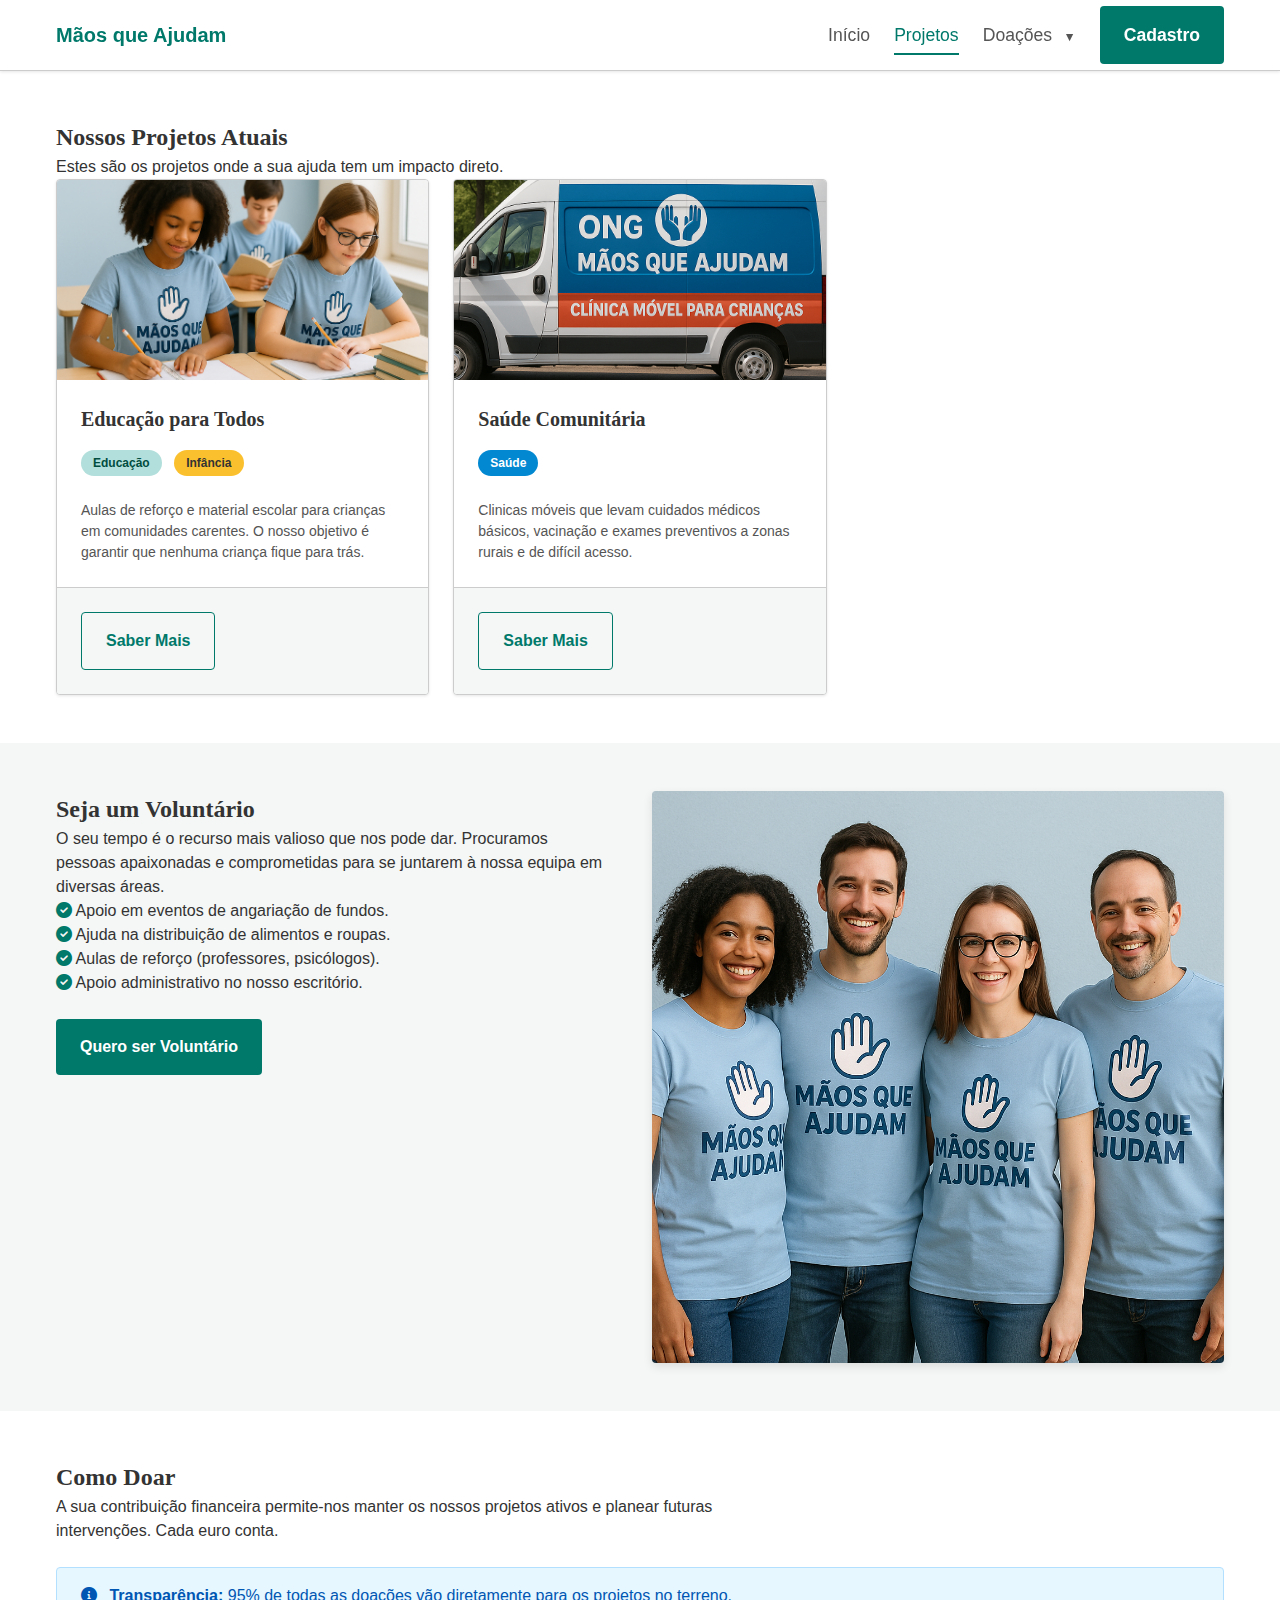
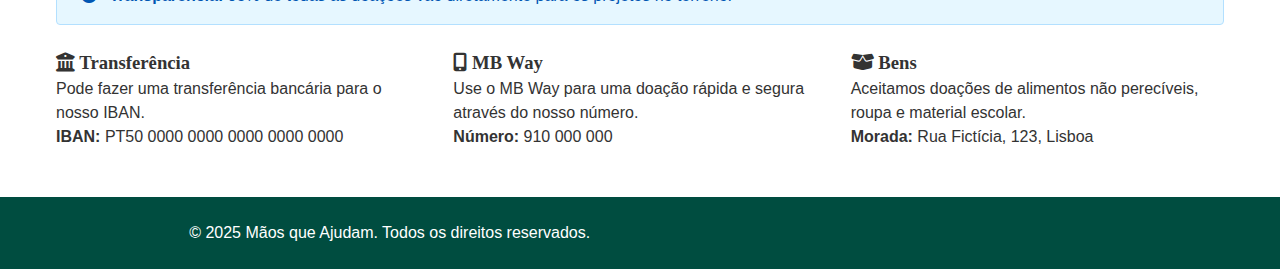
<file: parte-2/projetos.html>
<!DOCTYPE html>
<html lang="pt-pt">
<head>
    <meta charset="UTF-8">
    <meta name="viewport" content="width=device-width, initial-scale=1.0">
    <title>Projetos - Mãos que Ajudam</title>
    
    <!-- Ícones (Exemplo - Font Awesome) -->
    <link rel="stylesheet" href="https://cdnjs.cloudflare.com/ajax/libs/font-awesome/6.0.0-beta3/css/all.min.css">
    
    <!-- 
      CSS EMBUTIDO DIRETAMENTE AQUI (TESTE RADICAL)
    -->
    <style>
/* _reset.css */
*,
*::before,
*::after {
    box-sizing: border-box;
    margin: 0;
    padding: 0;
}

html {
    scroll-behavior: smooth;
    line-height: 1.5;
    -webkit-font-smoothing: antialiased;
}

body {
    font-family: var(--font-primary);
    background-color: var(--color-bg);
    color: var(--color-text-primary);
    overflow-x: hidden; /* Prevenir scroll horizontal */
}

img, picture, video, canvas, svg {
    display: block;
    max-width: 100%;
}

input, button, textarea, select {
    font: inherit;
    border: none;
    outline: none;
}

a {
    text-decoration: none;
    color: inherit;
}

ul, ol {
    list-style: none;
}

h1, h2, h3, h4, h5, h6 {
    text-wrap: balance;
    font-family: var(--font-secondary);
    font-weight: 700;
}

p {
    text-wrap: pretty;
    max-width: 75ch; /* Limite de caracteres por linha para legibilidade */
}

/* _variables.css (Design System) */
:root {
    /* 1. Paleta de Cores (8+ cores) */
    --color-primary: #00796b; /* Verde escuro (botões, links) */
    --color-primary-dark: #004d40;
    --color-primary-light: #b2dfdb;
    
    --color-secondary: #0288d1; /* Azul (tags, destaques) */
    --color-accent: #fbc02d;    /* Amarelo (tags, alertas) */
    
    --color-bg: #ffffff;
    --color-bg-light: #f4f7f6; /* Fundo de secções */
    
    --color-text-primary: #333333; /* Texto principal */
    --color-text-secondary: #555555; /* Texto mais claro */
    --color-text-light: #ffffff;
    
    --color-border: #cccccc;
    
    --color-success: #28a745;
    --color-info: #17a2b8;
    --color-warning: #ffc107;
    --color-danger: #dc3545;

    /* 2. Tipografia (5+ tamanhos) */
    --font-primary: 'Helvetica Neue', Arial, sans-serif;
    --font-secondary: 'Georgia', 'Times New Roman', serif;
    
    --font-size-xs: 0.75rem;  /* 12px */
    --font-size-sm: 0.875rem; /* 14px */
    --font-size-base: 1rem;    /* 16px (padrão) */
    --font-size-md: 1.25rem; /* 20px */
    --font-size-lg: 1.5rem;  /* 24px */
    --font-size-xl: 2rem;    /* 32px */
    --font-size-xxl: 2.5rem;   /* 40px */
    
    /* 3. Espaçamento Modular */
    --space-1: 0.5rem;  /* 8px */
    --space-2: 1rem;    /* 16px */
    --space-3: 1.5rem;  /* 24px */
    --space-4: 2rem;    /* 32px */
    --space-5: 3rem;    /* 48px */
    --space-6: 4rem;    /* 64px */
    
    /* Outros */
    --border-radius: 4px;
    --shadow-sm: 0 1px 3px rgba(0,0,0,0.1);
    --shadow-md: 0 4px 10px rgba(0,0,0,0.1);
    --transition: all 0.3s ease;
}

/* _layout.css */
.container {
    max-width: 1200px;
    margin-left: auto;
    margin-right: auto;
    padding-left: var(--space-2);
    padding-right: var(--space-2);
}

/* Estrutura principal com CSS Grid */
body {
    display: grid;
    grid-template-rows: auto 1fr auto;
    min-height: 100vh;
}

header {
    background: var(--color-bg);
    border-bottom: 1px solid var(--color-border);
    position: sticky;
    top: 0;
    z-index: 1000;
    box-shadow: var(--shadow-sm);
}

main {
    width: 100%;
}

section {
    padding: var(--space-5) 0;
}

footer {
    background: var(--color-primary-dark);
    color: var(--color-text-light);
    padding: var(--space-3) 0;
    text-align: center;
}

/* Sistema de Grid de 12 Colunas */
.grid-container {
    display: grid;
    grid-template-columns: repeat(12, 1fr);
    gap: var(--space-3);
}

/* Classes de colunas - Mobile First (12 colunas por padrão) */
.col-1 { grid-column: span 1; }
.col-2 { grid-column: span 2; }
.col-3 { grid-column: span 3; }
.col-4 { grid-column: span 4; }
.col-5 { grid-column: span 5; }
.col-6 { grid-column: span 6; }
.col-7 { grid-column: span 7; }
.col-8 { grid-column: span 8; }
.col-9 { grid-column: span 9; }
.col-10 { grid-column: span 10; }
.col-11 { grid-column: span 11; }
.col-12 { grid-column: span 12; }

/* Helpers de Layout */
.bg-light {
    background-color: var(--color-bg-light);
}
.img-fluid {
    width: 100%;
    height: auto;
}
.rounded {
    border-radius: var(--border-radius);
}
.shadow {
    box-shadow: var(--shadow-md);
}
.text-primary {
    color: var(--color-primary);
}

/* _navigation.css */
.navbar {
    display: flex;
    justify-content: space-between;
    align-items: center;
    height: 70px;
}

.nav-logo {
    font-size: var(--font-size-md);
    font-weight: 700;
    color: var(--color-primary);
}

.nav-menu {
    display: none; /* Escondido em mobile */
}

.nav-menu ul {
    display: flex;
    align-items: center;
    gap: var(--space-3);
}

.nav-link {
    font-size: var(--font-size-base);
    font-weight: 500;
    color: var(--color-text-secondary);
    transition: var(--transition);
    padding: var(--space-1) 0;
}

.nav-link.active,
.nav-link:hover {
    color: var(--color-primary);
    border-bottom: 2px solid var(--color-primary);
}

/* Dropdown */
.dropdown {
    position: relative;
}

.dropdown-toggle::after {
    content: ' \25BC'; /* Seta para baixo */
    font-size: 0.7em;
    margin-left: var(--space-1);
}

.dropdown-content {
    display: none;
    position: absolute;
    top: 100%;
    left: 0;
    background: var(--color-bg);
    box-shadow: var(--shadow-md);
    min-width: 200px;
    z-index: 1001;
    border-radius: var(--border-radius);
    overflow: hidden;
}

.dropdown:hover .dropdown-content {
    display: block;
}

.dropdown-content a {
    display: block;
    padding: var(--space-2);
    color: var(--color-text-secondary);
    transition: var(--transition);
}

.dropdown-content a:hover {
    background-color: var(--color-primary-light);
    color: var(--color-primary-dark);
}

/* Botão Hambúrguer (Mobile) */
.hamburger-menu {
    display: block; /* Visível em mobile */
    font-size: var(--font-size-lg);
    background: none;
    cursor: pointer;
}

/* Menu Mobile (Overlay) */
.mobile-nav {
    display: none; /* Escondido por padrão */
    position: fixed;
    top: 0;
    right: 0;
    width: 80%;
    max-width: 300px;
    height: 100%;
    background: var(--color-primary-dark);
    color: var(--color-text-light);
    box-shadow: -5px 0 15px rgba(0,0,0,0.2);
    z-index: 1002;
    padding: var(--space-4);
    transform: translateX(100%);
    transition: transform 0.3s ease-in-out;
}

.mobile-nav.open {
    display: block;
    transform: translateX(0);
}

.mobile-nav-close {
    font-size: var(--font-size-xl);
    color: var(--color-text-light);
    background: none;
    cursor: pointer;
    position: absolute;
    top: var(--space-2);
    right: var(--space-2);
}

.mobile-nav ul {
    display: flex;
    flex-direction: column;
    gap: var(--space-3);
    margin-top: var(--space-4);
}

.mobile-nav .nav-link {
    color: var(--color-text-light);
    font-size: var(--font-size-md);
}

.mobile-nav .nav-link:hover,
.mobile-nav .nav-link.active {
    color: var(--color-accent);
    border-bottom: none;
}


/* _components.css */

/* Botões (com estados) */
.btn {
    display: inline-block;
    padding: var(--space-2) var(--space-3);
    font-weight: 600;
    text-align: center;
    border-radius: var(--border-radius);
    cursor: pointer;
    transition: var(--transition);
}

.btn-primary {
    background-color: var(--color-primary);
    color: var(--color-text-light);
}
.btn-primary:hover {
    background-color: var(--color-primary-dark);
}

.btn-secondary {
    background-color: transparent;
    color: var(--color-primary);
    border: 1px solid var(--color-primary);
}
.btn-secondary:hover {
    background-color: var(--color-primary);
    color: var(--color-text-light);
}

/* Estados */
.btn:focus {
    outline: 2px solid var(--color-primary-light);
    outline-offset: 2px;
}
.btn:active {
    transform: scale(0.98);
}
.btn:disabled {
    background-color: var(--color-border);
    color: var(--color-text-secondary);
    cursor: not-allowed;
}

/* Cards (para Projetos) */
.card {
    background: var(--color-bg);
    border: 1px solid var(--color-border);
    border-radius: var(--border-radius);
    box-shadow: var(--shadow-sm);
    overflow: hidden;
    height: 100%;
    display: flex;
    flex-direction: column;
    transition: var(--transition);
}
.card:hover {
    box-shadow: var(--shadow-md);
    transform: translateY(-5px);
}
.card-image {
    width: 100%;
    height: 200px;
    object-fit: cover;
}
.card-content {
    padding: var(--space-3);
    flex-grow: 1; /* Faz o conteúdo crescer */
}
.card-content h3 {
    font-size: var(--font-size-md);
    margin-bottom: var(--space-2);
}
.card-content p {
    font-size: var(--font-size-sm);
    color: var(--color-text-secondary);
    margin-top: var(--space-2);
}
.card-footer {
    padding: var(--space-3);
    border-top: 1px solid var(--color-border);
    background: var(--color-bg-light);
}

/* Badges e Tags */
.tag {
    display: inline-block;
    padding: 0.25rem 0.75rem;
    border-radius: 99px; /* Pill shape */
    font-size: var(--font-size-xs);
    font-weight: 600;
    margin-right: var(--space-1);
    margin-bottom: var(--space-1);
}
.tag-primary {
    background-color: var(--color-primary-light);
    color: var(--color-primary-dark);
}
.tag-secondary {
    background-color: var(--color-secondary);
    color: var(--color-text-light);
}
.tag-accent {
    background-color: var(--color-accent);
    color: var(--color-text-primary);
}

/* Alertas (Feedback) */
.alert {
    padding: var(--space-2) var(--space-3);
    margin: var(--space-3) 0;
    border-radius: var(--border-radius);
    border: 1px solid transparent;
}
.alert-info {
    background-color: #e6f7ff;
    border-color: #b3e0ff;
    color: #0056b3;
}
.alert-success {
    background-color: #e9f7ef;
    border-color: #b6e9c9;
    color: #1a6e3a;
}
.alert i {
    margin-right: var(--space-1);
}

/* Modal (Feedback) */
.modal-overlay {
    display: none; /* Escondido por padrão */
    position: fixed;
    top: 0;
    left: 0;
    width: 100%;
    height: 100%;
    background: rgba(0,0,0,0.6);
    z-index: 2000;
    align-items: center;
    justify-content: center;
}
.modal-overlay.open {
    display: flex;
}
.modal-content {
    background: var(--color-bg);
    padding: var(--space-4);
    border-radius: var(--border-radius);
    box-shadow: var(--shadow-md);
    width: 90%;
    max-width: 500px;
    position: relative;
    animation: modal-fade-in 0.3s ease;
}
.modal-close {
    position: absolute;
    top: var(--space-2);
    right: var(--space-2);
    font-size: var(--font-size-lg);
    background: none;
    cursor: pointer;
    color: var(--color-text-secondary);
}
.modal-content h2 {
    margin-bottom: var(--space-2);
}
.modal-content p {
    margin-bottom: var(--space-3);
}

@keyframes modal-fade-in {
    from { opacity: 0; transform: scale(0.9); }
    to { opacity: 1; transform: scale(1); }
}


/* _forms.css */
.form-container {
    max-width: 800px;
    margin: 0 auto;
    background: var(--color-bg);
    padding: var(--space-4);
    border-radius: var(--border-radius);
    box-shadow: var(--shadow-md);
}

.form-group {
    margin-bottom: var(--space-3);
}

.form-group label {
    display: block;
    margin-bottom: var(--space-1);
    font-weight: 600;
}

.form-group input[type="text"],
.form-group input[type="email"],
.form-group input[type="date"],
.form-group input[type="tel"],
.form-group select,
.form-group textarea {
    width: 100%;
    padding: var(--space-2);
    border: 1px solid var(--color-border);
    border-radius: var(--border-radius);
    transition: var(--transition);
}

.form-group input:focus,
.form-group select:focus,
.form-group textarea:focus {
    border-color: var(--color-primary);
    box-shadow: 0 0 5px var(--color-primary-light);
}

/* Validação Visual */
.form-group input:required:invalid {
    border-color: var(--color-danger);
}
.form-group input:required:valid {
    border-color: var(--color-success);
}

/* Layout do Formulário (Grid) */
.form-grid {
    display: grid;
    grid-template-columns: 1fr; /* Mobile First: 1 coluna */
    gap: var(--space-3);
}

fieldset {
    border: 1px solid var(--color-border);
    padding: var(--space-3);
    margin-bottom: var(--space-3);
    border-radius: var(--border-radius);
}
legend {
    padding: 0 var(--space-1);
    font-weight: 700;
    color: var(--color-primary);
}

/* _responsive.css (5 Breakpoints) */

/* 1. Pequenos (sm) - 480px */
@media (min-width: 480px) {
    /* (Ajustes menores se necessário) */
}

/* 2. Médios (md) - 600px (Ex: layout de forms) */
@media (min-width: 600px) {
    .form-grid {
        grid-template-columns: 1fr 1fr; /* 2 colunas */
    }
    .form-grid-3col {
        grid-template-columns: 1fr 1fr 1fr;
    }
    .form-group.full-width {
        grid-column: 1 / -1; /* Ocupa todas as colunas */
    }
}

/* 3. Tablets (lg) - 768px (Ex: menu principal e colunas) */
@media (min-width: 768px) {
    /* Esconde mobile, mostra desktop */
    .hamburger-menu, .mobile-nav {
        display: none;
    }
    .nav-menu {
        display: block;
    }

    /* Colunas do Grid */
    .col-md-4 { grid-column: span 4; }
    .col-md-6 { grid-column: span 6; }
    .col-md-8 { grid-column: span 8; }
    .col-md-12 { grid-column: span 12; }
}

/* 4. Desktops (xl) - 992px */
@media (min-width: 992px) {
    /* Colunas do Grid */
    .col-lg-3 { grid-column: span 3; }
    .col-lg-4 { grid-column: span 4; }
    .col-lg-6 { grid-column: span 6; }
    .col-lg-8 { grid-column: span 8; }
}

/* 5. Desktops Largos (xxl) - 1200px */
@media (min-width: 1200px) {
    /* Ajustes finos no container ou fontes */
    :root {
        --font-size-base: 1.1rem; /* Aumenta fonte base em telas grandes */
    }
}

/* Ajuste final para o body (style.css) */
body {
    background-color: var(--color-bg);
    color: var(--color-text-primary);
}

    </style>
    
</head>
<body>

    <!-- Cabeçalho (com IDs para o JS) -->
    <header>
        <div class="container navbar">
            <a href="index.html" class="nav-logo">Mãos que Ajudam</a>

            <!-- Menu Desktop -->
            <nav class="nav-menu">
                <ul>
                    <li class="nav-item"><a href="index.html" class="nav-link">Início</a></li>
                    <li class="nav-item"><a href="projetos.html" class="nav-link active">Projetos</a></li>
                    
                    <!-- Dropdown -->
                    <li class="nav-item dropdown">
                        <a href="#" class="nav-link dropdown-toggle">Doações</a>
                        <div class="dropdown-content">
                            <a href="#doar">Como Doar</a>
                            <a href="#voluntario">Ser Voluntário</a>
                        </div>
                    </li>
                    
                    <li class="nav-item"><a href="cadastro.html" class="nav-link btn btn-primary">Cadastro</a></li>
                </ul>
            </nav>

            <!-- Botão Hambúrguer (Mobile) -->
            <button class="hamburger-menu" id="hamburger-menu" aria-label="Abrir menu">
                &#9776; <!-- Símbolo de hambúrguer -->
            </button>
        </div>
    </header>

    <!-- Menu Mobile (Escondido por padrão) -->
    <nav class="mobile-nav" id="mobile-nav">
        <button class="mobile-nav-close" id="mobile-nav-close" aria-label="Fechar menu">&times;</button>
        <ul>
            <li class="nav-item"><a href="index.html" class="nav-link">Início</a></li>
            <li class="nav-item"><a href="projetos.html" class="nav-link active">Projetos</a></li>
            <li class="nav-item"><a href="#doar" class="nav-link">Como Doar</a></li>
            <li class="nav-item"><a href="#voluntario" class="nav-link">Ser Voluntário</a></li>
            <li class="nav-item"><a href="cadastro.html" class="nav-link">Cadastro</a></li>
        </ul>
    </nav>

    <!-- Conteúdo Principal -->
    <main>
        <!-- Secção "Projetos" com Cards -->
        <section id="projetos">
            <div class="container">
                <h2>Nossos Projetos Atuais</h2>
                <p>Estes são os projetos onde a sua ajuda tem um impacto direto.</p>

                <!-- Grid de 12 colunas para os Cards -->
                <div class="grid-container">
                    
                    <!-- Card 1 -->
                    <div class="col-lg-4 col-md-6">
                        <article class="card">
                            <img src="assets/images/mãosqueajudamp2.png" alt="Crianças numa sala de aula" class="card-image">
                            <div class="card-content">
                                <h3>Educação para Todos</h3>
                                <div>
                                    <span class="tag tag-primary">Educação</span>
                                    <span class="tag tag-accent">Infância</span>
                                </div>
                                <p>Aulas de reforço e material escolar para crianças em comunidades carentes. O nosso objetivo é garantir que nenhuma criança fique para trás.</p>
                            </div>
                            <div class="card-footer">
                                <a href="#" class="btn btn-secondary">Saber Mais</a>
                            </div>
                        </article>
                    </div>
                    
                    <!-- Card 2 -->
                    <div class="col-lg-4 col-md-6">
                        <article class="card">
                            <img src="assets/images/vanongmãosqueajudam.png" alt="Médico a medir tensão arterial" class="card-image">
                            <div class="card-content">
                                <h3>Saúde Comunitária</h3>
                                <div>
                                    <span class="tag tag-secondary">Saúde</span>
                                </div>
                                <p>Clinicas móveis que levam cuidados médicos básicos, vacinação e exames preventivos a zonas rurais e de difícil acesso.</p>
                            </div>
                            <div class="card-footer">
                                <a href="#" class="btn btn-secondary">Saber Mais</a>
                            </div>
                        </article>
                    </div>


                </div> <!-- Fim do grid-container -->
            </div>
        </section>

        <!-- Secção "Voluntariado" -->
        <section id="voluntario" class="bg-light">
            <div class="container">
                <div class="grid-container">
                    <div class="col-md-6">
                        <h2>Seja um Voluntário</h2>
                        <p>O seu tempo é o recurso mais valioso que nos pode dar. Procuramos pessoas apaixonadas e comprometidas para se juntarem à nossa equipa em diversas áreas.</p>
                        <ul>
                            <li><i class="fas fa-check-circle text-primary"></i> Apoio em eventos de angariação de fundos.</li>
                            <li><i class="fas fa-check-circle text-primary"></i> Ajuda na distribuição de alimentos e roupas.</li>
                            <li><i class="fas fa-check-circle text-primary"></i> Aulas de reforço (professores, psicólogos).</li>
                            <li><i class="fas fa-check-circle text-primary"></i> Apoio administrativo no nosso escritório.</li>
                        </ul>
                        <br>
                        <a href="cadastro.html" class="btn btn-primary">Quero ser Voluntário</a>
                    </div>
                    <div class="col-md-6">
                        <img src="assets/images/mãosqueajudamp1.png" alt="Grupo de voluntários a trabalhar juntos" class="img-fluid rounded shadow">
                    </div>
                </div>
            </div>
        </section>

        <!-- Secção "Como Doar" -->
        <section id="doar">
            <div class="container">
                <h2>Como Doar</h2>
                <p>A sua contribuição financeira permite-nos manter os nossos projetos ativos e planear futuras intervenções. Cada euro conta.</p>
                
                <!-- Exemplo de Alert -->
                <div class="alert alert-info">
                    <i class="fas fa-info-circle"></i>
                    <strong>Transparência:</strong> 95% de todas as doações vão diretamente para os projetos no terreno.
                </div>

                <div class="grid-container">
                    <div class="col-md-4">
                        <h3><i class="fas fa-university"></i> Transferência</h3>
                        <p>Pode fazer uma transferência bancária para o nosso IBAN.</p>
                        <p><strong>IBAN:</strong> PT50 0000 0000 0000 0000 0000</p>
                    </div>
                    <div class="col-md-4">
                        <h3><i class="fas fa-mobile-alt"></i> MB Way</h3>
                        <p>Use o MB Way para uma doação rápida e segura através do nosso número.</p>
                        <p><strong>Número:</strong> 910 000 000</p>
                    </div>
                    <div class="col-md-4">
                        <h3><i class="fas fa-box-open"></i> Bens</h3>
                        <p>Aceitamos doações de alimentos não perecíveis, roupa e material escolar.</p>
                        <p><strong>Morada:</strong> Rua Fictícia, 123, Lisboa</p>
                    </div>
                </div>
            </div>
        </section>

    </main>

    <!-- Rodapé -->
    <footer>
        <div class="container">
            <p>&copy; 2025 Mãos que Ajudam. Todos os direitos reservados.</p>
        </div>
    </footer>

    <!-- 
      JAVASCRIPT VEM AQUI, ANTES DE FECHAR O </body> 
    -->
    <script src="assets/js/main.js" defer></script>

</body>
</html>
</file>
<file: parte-3/assets/css/style.css>
/*
 * =========================================
 * ARQUIVO PRINCIPAL DO CSS (O "CHEFE")
 * =========================================
 * Este ficheiro NÃO contém estilos.
 * A sua ÚNICA função é importar os 7 "módulos" 
 * pela ordem correta.
 * =========================================
 */

/* 1. Reset (Limpa estilos do navegador) */
@import "_reset.css";

/* 2. Variáveis (O nosso Design System - Cores, Fontes, etc.) */
@import "_variables.css";

/* 3. Layout (Grid de 12 colunas, Header, Footer, etc.) */
@import "_layout.css";

/* 4. Navegação (Menu principal, Menu mobile, Dropdown) */
@import "_navigation.css";

/* 5. Componentes (Botões, Cards, Modals, Alerts, Tags) */
@import "_components.css";

/* 6. Formulários (Estilos do formulário de cadastro) */
@import "_forms.css";

/* 7. Responsividade (Media Queries / Breakpoints) */
@import "_responsive.css";


/* --- Estilos de Base (O único estilo que vive aqui) --- */
body {
    font-family: var(--font-family-base);
    font-size: var(--font-size-md);
    line-height: 1.6;
    color: var(--color-neutral-700);
    background-color: var(--color-neutral-100);
    -webkit-font-smoothing: antialiased;
    -moz-osx-font-smoothing: grayscale;
}
</file>
<file: parte-4/assets/css/style.css>
/*
 * =========================================
 * ARQUIVO CSS ÚNICO (OTIMIZADO) - PARTE 4
 * =========================================
 * Este ficheiro contém todos os 8 módulos da Parte 3,
 * combinados num só para otimização,
 * MAIS as novas regras de Acessibilidade (Modo Escuro).
 * =========================================
 */

/* * MÓDULO: _reset.css
 * Remove todos os estilos padrão do navegador.
 */
*,
*::before,
*::after {
    box-sizing: border-box;
    margin: 0;
    padding: 0;
}

html {
    /* Define o 'rem' base: 1rem = 10px (para cálculos fáceis) */
    font-size: 62.5%; 
    scroll-behavior: smooth;
}

body {
    min-height: 100vh;
    text-rendering: optimizeSpeed;
}

ul, ol {
    list-style: none;
}

a {
    text-decoration: none;
    color: inherit;
}

img, picture, video, canvas, svg {
    display: block;
    max-width: 100%;
}

input, button, textarea, select {
    font: inherit;
    border: none;
}

button {
    cursor: pointer;
    background-color: transparent;
}

/* Acessibilidade: Esconder visualmente, mas manter para leitores de tela */
.visually-hidden {
    position: absolute;
    width: 1px;
    height: 1px;
    margin: -1px;
    padding: 0;
    overflow: hidden;
    clip: rect(0, 0, 0, 0);
    border: 0;
}

/* Acessibilidade: Link "Saltar para o Conteúdo" */
.skip-link {
    position: absolute;
    top: -40px;
    left: 0;
    background: var(--color-primary);
    color: var(--color-neutral-100);
    padding: 8px;
    z-index: 9999;
    transition: top 0.3s;
}
.skip-link:focus {
    top: 0;
}


/*
 * MÓDULO: _variables.css
 * O nosso Design System.
 */
:root {
    /* --- Paleta de Cores (Modo Claro - Padrão) --- */
    --color-primary: #3498db;
    --color-primary-dark: #2980b9;
    --color-secondary: #2ecc71;
    --color-secondary-dark: #27ae60;
    --color-success: #2ecc71;
    --color-danger: #e74c3c;
    --color-info: #3498db;
    --color-warning: #f39c12;

    --color-bg-primary: #ffffff;    /* Fundo principal (branco) */
    --color-bg-secondary: #f8f9fa;  /* Fundo leve (bg-light) */
    --color-text-primary: #34495e;  /* Texto principal */
    --color-text-headings: #2c3e50; /* Títulos */
    --color-text-muted: #bdc3c7;    /* Texto claro (muted) */
    --color-border: #ecf0f1;        /* Bordas */
    --color-link: var(--color-primary);
    --color-footer-bg: #2c3e50;
    --color-footer-text: #ecf0f1;
    --color-shadow: rgba(0, 0, 0, 0.05);
    --color-modal-bg: rgba(0,0,0,0.5);

    /* --- Tipografia (5+ tamanhos) --- */
    --font-family-base: 'Helvetica Neue', Arial, sans-serif;
    --font-family-heading: 'Georgia', 'Times New Roman', serif;
    --font-size-xs: 1.2rem;
    --font-size-sm: 1.4rem;
    --font-size-md: 1.6rem;
    --font-size-lg: 1.8rem;
    --font-size-xl: 2.4rem;
    --font-size-xxl: 3.2rem;
    --font-size-xxxl: 4.0rem;
    --font-weight-light: 300;
    --font-weight-normal: 400;
    --font-weight-bold: 700;
    
    /* --- Espaçamento Modular (8px, 16px, 24px...) --- */
    --space-1: 0.8rem;
    --space-2: 1.6rem;
    --space-3: 2.4rem;
    --space-4: 3.2rem;
    --space-5: 4.8rem;
    --space-6: 6.4rem;

    /* --- Outros --- */
    --border-radius-sm: 4px;
    --border-radius-md: 8px;
    --box-shadow: 0 4px 12px var(--color-shadow);
    --transition: all 0.3s ease;
}


/*
 * MÓDULO: _layout.css
 * Define a estrutura principal (Grid), o container, 
 * header, footer e o grid de 12 colunas.
 */
body {
    display: grid;
    grid-template-rows: auto 1fr auto;
    min-height: 100vh;
    /* Variáveis de Tema aplicadas */
    font-family: var(--font-family-base);
    font-size: var(--font-size-md);
    line-height: 1.6;
    color: var(--color-text-primary);
    background-color: var(--color-bg-primary);
    transition: var(--transition);
}

main {
    width: 100%;
}

.container {
    max-width: 1200px;
    width: 90%;
    margin: 0 auto;
}

header {
    background-color: var(--color-bg-primary);
    border-bottom: 1px solid var(--color-border);
    padding: var(--space-2) 0;
    position: sticky;
    top: 0;
    z-index: 1000;
    transition: var(--transition);
}

footer {
    background-color: var(--color-footer-bg);
    color: var(--color-footer-text);
    padding: var(--space-4) 0;
    margin-top: var(--space-6);
    transition: var(--transition);
}
footer .container {
    text-align: center;
}

/* --- Sistema de Grid de 12 Colunas --- */
.grid-container {
    display: grid;
    grid-template-columns: repeat(12, 1fr); 
    gap: var(--space-3);
}

.col-xs-12, .col-sm-6, .col-md-4, .col-md-6, .col-lg-3, .col-lg-4, .col-lg-5, .col-lg-6, .col-lg-7, .col-lg-8 {
    grid-column: span 12;
}
@media (min-width: 600px) {
    .col-sm-6 { grid-column: span 6; }
}
@media (min-width: 768px) {
    .col-md-4 { grid-column: span 4; }
    .col-md-6 { grid-column: span 6; }
}
@media (min-width: 992px) {
    .col-lg-3 { grid-column: span 3; }
    .col-lg-4 { grid-column: span 4; }
    .col-lg-5 { grid-column: span 5; }
    .col-lg-6 { grid-column: span 6; }
    .col-lg-7 { grid-column: span 7; }
    .col-lg-8 { grid-column: span 8; }
}

/* Helpers de Layout */
.bg-light {
    background-color: var(--color-bg-secondary);
}
.img-fluid {
    width: 100%;
    height: auto;
}
.rounded {
    border-radius: var(--border-radius-md);
}
.shadow {
    box-shadow: var(--box-shadow);
}


/*
 * MÓDULO: _navigation.css
 * Estilos para o menu principal (desktop) e 
 * o menu hambúrguer (mobile).
 */
.navbar {
    display: flex;
    justify-content: space-between;
    align-items: center;
    gap: var(--space-2); /* Espaço entre logo, menu, toggle */
}

.nav-logo {
    font-size: var(--font-size-xl);
    font-weight: var(--font-weight-bold);
    color: var(--color-primary);
    flex-shrink: 0; /* Impede que o logo encolha */
}

.nav-menu ul {
    display: flex;
    align-items: center;
    gap: var(--space-3);
}

.nav-item {
    position: relative;
}

.nav-link {
    font-size: var(--font-size-md);
    font-weight: var(--font-weight-bold);
    color: var(--color-text-headings);
    transition: var(--transition);
}
.nav-link:hover, .nav-link:focus-visible { /* Acessibilidade: :focus-visible */
    color: var(--color-primary);
    outline: 2px solid var(--color-primary);
    outline-offset: 4px;
}
.nav-link.active {
    color: var(--color-primary);
    border-bottom: 2px solid var(--color-primary);
}

/* --- Dropdown (Submenu) --- */
.dropdown-content {
    display: none;
    position: absolute;
    top: 100%;
    left: 0;
    background-color: var(--color-bg-primary);
    min-width: 180px;
    box-shadow: var(--box-shadow);
    border-radius: var(--border-radius-sm);
    z-index: 1001;
    border: 1px solid var(--color-border);
}
.dropdown:hover .dropdown-content,
.dropdown .dropdown-toggle:focus + .dropdown-content { /* Acessibilidade: Foco no teclado */
    display: block;
}
.dropdown-content a {
    display: block;
    padding: var(--space-2) var(--space-3);
    font-size: var(--font-size-sm);
    color: var(--color-text-primary);
}
.dropdown-content a:hover, .dropdown-content a:focus-visible {
    background-color: var(--color-bg-secondary);
    outline: none;
}

/* --- Menu Hambúrguer (Mobile) --- */
.hamburger-menu {
    display: none;
    font-size: 2.5rem;
    color: var(--color-text-headings);
}
.hamburger-menu:focus-visible {
    outline: 2px solid var(--color-primary);
    outline-offset: 2px;
}

.mobile-nav {
    display: none;
    position: fixed;
    top: 0;
    right: 0;
    width: 250px;
    height: 100vh;
    background-color: var(--color-footer-bg); /* Reutiliza cor escura */
    box-shadow: -5px 0 15px rgba(0,0,0,0.2);
    z-index: 1002;
    padding: var(--space-5) var(--space-3);
    transform: translateX(100%);
    transition: transform 0.3s ease-out;
}
.mobile-nav.active {
    transform: translateX(0);
}

.mobile-nav-close {
    font-size: 3rem;
    color: var(--color-neutral-100);
    position: absolute;
    top: var(--space-2);
    right: var(--space-3);
}

.mobile-nav ul {
    display: flex;
    flex-direction: column;
    gap: var(--space-3);
}
.mobile-nav .nav-link {
    color: var(--color-neutral-100);
    font-size: var(--font-size-lg);
}


/*
 * MÓDULO: _components.css
 * Estilos para todos os nossos componentes reutilizáveis:
 * Botões, Cards, Modals, Alerts, Tags, etc.
 */

/* --- Botões (Button System) --- */
.btn {
    display: inline-block;
    padding: var(--space-2) var(--space-3);
    font-weight: var(--font-weight-bold);
    border-radius: var(--border-radius-sm);
    transition: var(--transition);
    border: 2px solid transparent;
}
.btn-lg {
    padding: var(--space-3) var(--space-4);
    font-size: var(--font-size-lg);
}

.btn-primary {
    background-color: var(--color-primary);
    color: var(--color-neutral-100);
    border-color: var(--color-primary);
}
.btn-primary:hover, .btn-primary:focus-visible {
    background-color: var(--color-primary-dark);
    border-color: var(--color-primary-dark);
    box-shadow: 0 4px 10px rgba(52, 152, 219, 0.3);
    outline: none;
}
.btn-primary:active {
    transform: translateY(2px);
}

.btn-secondary {
    background-color: transparent;
    color: var(--color-link);
    border-color: var(--color-primary);
}
.btn-secondary:hover, .btn-secondary:focus-visible {
    background-color: var(--color-primary);
    color: var(--color-neutral-100);
    outline: none;
}
.btn:disabled {
    background-color: var(--color-border);
    border-color: var(--color-border);
    color: var(--color-text-muted);
    cursor: not-allowed;
}

/* --- Cards --- */
.card {
    background-color: var(--color-bg-primary);
    border: 1px solid var(--color-border);
    border-radius: var(--border-radius-md);
    box-shadow: var(--box-shadow);
    overflow: hidden;
    transition: var(--transition);
    height: 100%;
    display: flex;
    flex-direction: column;
}
.card:hover {
    transform: translateY(-5px);
    box-shadow: 0 8px 20px rgba(0, 0, 0, 0.1);
}
.card-img-top {
    width: 100%;
    height: 200px;
    object-fit: cover;
}
.card-body {
    padding: var(--space-3);
    flex-grow: 1;
}
.card-title {
    font-size: var(--font-size-xl);
    color: var(--color-text-headings);
    margin-bottom: var(--space-2);
}
.card-text {
    font-size: var(--font-size-sm);
    margin-bottom: var(--space-3);
    color: var(--color-text-primary);
}
.card-footer {
    padding: var(--space-3);
    background-color: var(--color-bg-secondary);
    border-top: 1px solid var(--color-border);
    display: flex;
    gap: var(--space-1);
    flex-wrap: wrap;
}

/* --- Tags / Badges --- */
.tag, .badge {
    padding: 0.3em 0.8em;
    font-size: var(--font-size-xs);
    font-weight: var(--font-weight-bold);
    border-radius: 20px;
}
.tag-primary { background-color: #3498db30; color: var(--color-primary); }
.tag-secondary { background-color: #2ecc7130; color: var(--color-secondary); }
.tag-success { background-color: #2ecc7130; color: var(--color-success); }
.tag-info { background-color: #3498db30; color: var(--color-info); }
.tag-neutral { background-color: #34495e30; color: var(--color-text-primary); }

.badge {
    color: var(--color-neutral-100);
    background-color: var(--color-danger);
}

/* --- Alerts --- */
.alert {
    padding: var(--space-3);
    margin: var(--space-3) 0;
    border-radius: var(--border-radius-sm);
    border-left: 5px solid;
}
.alert-success { background-color: #2ecc7130; border-color: var(--color-success); color: var(--color-success); }
.alert-danger { background-color: #e74c3c30; border-color: var(--color-danger); color: var(--color-danger); }
.alert-info { background-color: #3498db30; border-color: var(--color-info); color: var(--color-info); }


/* --- Modal --- */
.modal {
    display: none;
    position: fixed;
    z-index: 1003;
    left: 0;
    top: 0;
    width: 100%;
    height: 100%;
    overflow: auto;
    background-color: var(--color-modal-bg);
}
.modal.active {
    display: block;
}
.modal-content {
    background-color: var(--color-bg-primary);
    color: var(--color-text-primary);
    margin: 15% auto;
    padding: var(--space-4);
    border-radius: var(--border-radius-md);
    width: 90%;
    max-width: 500px;
    position: relative;
    box-shadow: 0 10px 30px rgba(0,0,0,0.2);
}
.modal-close {
    color: var(--color-text-muted);
    position: absolute;
    top: var(--space-2);
    right: var(--space-3);
    font-size: 2.8rem;
    font-weight: bold;
    cursor: pointer;
}
.modal-close:hover, .modal-close:focus-visible {
    color: var(--color-danger);
    outline: none;
}

/* --- Seção Herói (Hero Section) --- */
.hero {
    background: linear-gradient(rgba(44, 62, 80, 0.7), rgba(44, 62, 80, 0.7)), 
                url('https://placehold.co/1920x1080/34495e/ecf0f1?text=Voluntários+em+Ação');
    background-size: cover;
    background-position: center;
    color: var(--color-neutral-100);
    padding: var(--space-6) 0;
    text-align: center;
}
.hero-content {
    max-width: 800px;
    margin: 0 auto;
}
.hero-title {
    font-size: var(--font-size-xxxl);
    font-family: var(--font-family-heading);
    margin-bottom: var(--space-3);
}
.hero-subtitle {
    font-size: var(--font-size-lg);
    font-weight: var(--font-weight-light);
    margin-bottom: var(--space-4);
}
.hero .btn {
    margin: var(--space-1);
}

/* --- Outros Componentes --- */
section {
    padding: var(--space-5) 0;
}
h1, h2, h3, h4, h5, h6 {
    color: var(--color-text-headings);
    font-family: var(--font-family-heading);
    font-weight: var(--font-weight-bold);
    margin-bottom: var(--space-3);
}
h2 { font-size: var(--font-size-xxl); }
h3 { font-size: var(--font-size-xl); }
p {
    margin-bottom: var(--space-2);
    color: var(--color-text-primary);
}
ul.list-styled {
    list-style: '✓';
    margin-left: var(--space-3);
    color: var(--color-text-primary);
}
ul.list-styled li {
    padding-left: var(--space-2);
    margin-bottom: var(--space-1);
}
address {
    font-style: normal;
    line-height: 1.8;
}
address a, section a {
    color: var(--color-link);
}
address a:hover, section a:hover {
    text-decoration: underline;
}


/*
 * MÓDULO: _forms.css
 * Estilos para o formulário de cadastro,
 * incluindo a validação visual.
 */
.form-styled fieldset {
    border: 1px solid var(--color-border);
    border-radius: var(--border-radius-md);
    padding: var(--space-3);
    margin-bottom: var(--space-3);
}
.form-styled legend {
    font-size: var(--font-size-lg);
    font-weight: var(--font-weight-bold);
    color: var(--color-primary);
    padding: 0 var(--space-1);
    margin-left: var(--space-2);
}

.form-group {
    margin-bottom: var(--space-3);
}

.form-group label {
    display: block;
    font-size: var(--font-size-sm);
    font-weight: var(--font-weight-bold);
    margin-bottom: var(--space-1);
    color: var(--color-text-primary);
}
.form-group input[type="text"],
.form-group input[type="email"],
.form-group input[type="tel"],
.form-group input[type="password"],
.form-group input[type="date"],
.form-group select,
.form-group textarea {
    display: block;
    width: 100%;
    padding: var(--space-2);
    border: 1px solid var(--color-border);
    border-radius: var(--border-radius-sm);
    font-size: var(--font-size-md);
    transition: var(--transition);
    background-color: var(--color-bg-primary);
    color: var(--color-text-primary);
}

.form-group input:focus, .form-group input:focus-visible {
    outline: none;
    border-color: var(--color-primary);
    box-shadow: 0 0 0 3px #3498db30;
}

/* --- Validação Visual (HTML5) --- */
.form-error {
    display: none;
    font-size: var(--font-size-xs);
    color: var(--color-danger);
    margin-top: var(--space-1);
}
.form-group.invalid input,
input:invalid:focus {
    border-color: var(--color-danger);
    background-color: #e74c3c10;
}
.form-group.invalid .form-error {
    display: block;
}

.form-group input[type="checkbox"] {
    display: inline-block;
    width: auto;
    margin-right: var(--space-1);
}


/*
 * MÓDULO: _responsive.css
 * Controla todos os nossos breakpoints (5+)
 */
@media (min-width: 600px) {
    /* (Já definido no _layout.css - .col-sm-6) */
}
@media (min-width: 768px) {
    /* (Já definido no _layout.css - .col-md-*) */
    .hero-title {
        font-size: var(--font-size-xxxl);
    }
}
@media (min-width: 992px) {
    /* (Já definido no _layout.css - .col-lg-*) */
    .hamburger-menu {
        display: none;
    }
    .nav-menu {
        display: block;
    }
    .mobile-nav {
        display: none;
    }
}
@media (min-width: 1200px) {
    /* (Nenhum específico, 1200px é o nosso container max-width) */
}
@media (max-width: 480px) {
    .hero-title {
        font-size: var(--font-size-xxl);
    }
    .hero-subtitle {
        font-size: var(--font-size-md);
    }
    .hero .btn {
        display: block;
        width: 80%;
        margin-left: auto;
        margin-right: auto;
    }
}
@media (max-width: 991.98px) {
    .nav-menu {
        display: none;
    }
    .hamburger-menu {
        display: block;
    }
    .mobile-nav {
        display: block;
    }
    /* No mobile, o tema fica DENTRO do menu hambúrguer */
    .theme-switcher {
        padding-top: var(--space-4);
        border-top: 1px solid var(--color-neutral-700);
        margin-top: var(--space-4);
    }
    .theme-label {
        color: var(--color-neutral-100);
    }
}


/*
 * =========================================
 * MÓDULO: ACESSIBILIDADE (PARTE 4)
 * Modo Escuro / Alto Contraste
 * =========================================
 */

/* --- Botão de Tema (Toggle Switch) --- */
.theme-switcher {
    display: flex;
    align-items: center;
    gap: var(--space-1);
}
.theme-label {
    font-size: var(--font-size-sm);
    font-weight: var(--font-weight-bold);
    color: var(--color-text-headings);
    cursor: pointer;
}
.theme-toggle-switch {
    position: relative;
    display: inline-block;
    width: 44px; /* Largura acessível */
    height: 24px; /* Altura acessível */
    border-radius: 20px;
    background-color: var(--color-text-muted);
    transition: var(--transition);
}
.theme-toggle-slider {
    position: absolute;
    height: 20px;
    width: 20px;
    left: 2px;
    top: 2px;
    background-color: var(--color-neutral-100);
    border-radius: 50%;
    transition: var(--transition);
}
/* Acessibilidade: Foco no teclado */
.theme-toggle-switch:focus-visible {
    outline: 2px solid var(--color-primary);
    outline-offset: 2px;
}

/* Estado "Ligado" (Modo Escuro) */
.theme-toggle-switch[aria-checked="true"] {
    background-color: var(--color-primary);
}
.theme-toggle-switch[aria-checked="true"] .theme-toggle-slider {
    transform: translateX(20px);
}

/* --- Variáveis do Modo Escuro --- */
/* Quando o body tem a classe .theme-dark */
body.theme-dark {
    /* Paleta escura de alto contraste (Nível AA) */
    --color-primary: #3498db;        /* Azul (mantém-se) */
    --color-primary-dark: #2980b9;
    --color-secondary: #2ecc71;      /* Verde (mantém-se) */
    --color-secondary-dark: #27ae60;
    
    /* Cores invertidas */
    --color-bg-primary: #2c3e50;    /* Fundo principal (escuro) */
    --color-bg-secondary: #34495e;  /* Fundo leve (um pouco mais claro) */
    --color-text-primary: #ecf0f1;  /* Texto principal (claro) */
    --color-text-headings: #ffffff; /* Títulos (branco) */
    --color-text-muted: #bdc3c7;
    --color-border: #34495e;        /* Bordas (escuras) */
    --color-link: #3498db;          /* Links (mantêm-se azuis) */
    --color-footer-bg: #1e2b37;     /* Rodapé (ainda mais escuro) */
    --color-footer-text: #ecf0f1;
    --color-shadow: rgba(0, 0, 0, 0.2);
    --color-modal-bg: rgba(0,0,0,0.7);
}

/* Ajustes finos para Modo Escuro */
body.theme-dark .card-footer {
     border-top: 1px solid #4a637c;
}

body.theme-dark .dropdown-content {
    border: 1px solid #4a637c;
}

body.theme-dark .form-group input,
body.theme-dark .form-group select,
body.theme-dark .form-group textarea {
     border: 1px solid #4a637c;
}

body.theme-dark .hero {
    /* Escurece menos a imagem de fundo */
    background: linear-gradient(rgba(44, 62, 80, 0.5), rgba(44, 62, 80, 0.5)), 
                url('https://placehold.co/1920x1080/34495e/ecf0f1?text=Voluntários+em+Ação');
    background-size: cover;
    background-position: center;
}
</file>
<file: parte-2/assets/css/style.css>
/* ========================================
   MÓDULO: _reset.css
   Descrição: Limpa os estilos padrão do navegador.
   ========================================
*/
*,
*::before,
*::after {
    box-sizing: border-box;
    margin: 0;
    padding: 0;
}

html {
    scroll-behavior: smooth;
    line-height: 1.5;
    -webkit-font-smoothing: antialiased;
}

body {
    overflow-x: hidden; /* Prevenir scroll horizontal */
}

img, picture, video, canvas, svg {
    display: block;
    max-width: 100%;
}

input, button, textarea, select {
    font: inherit;
    border: none;
    outline: none;
}

a {
    text-decoration: none;
    color: inherit;
}

ul, ol {
    list-style: none;
}

h1, h2, h3, h4, h5, h6 {
    text-wrap: balance;
    font-weight: 700;
}

p {
    text-wrap: pretty;
    max-width: 75ch; /* Limite de caracteres por linha para legibilidade */
}


/* ========================================
   MÓDULO: _variables.css
   Descrição: Design System (Cores, Fontes, Espaçamento).
   ========================================
*/
:root {
    /* 1. Paleta de Cores (8+ cores) */
    --color-primary: #00796b; /* Verde escuro (botões, links) */
    --color-primary-dark: #004d40;
    --color-primary-light: #b2dfdb;
    
    --color-secondary: #0288d1; /* Azul (tags, destaques) */
    --color-accent: #fbc02d;    /* Amarelo (tags, alertas) */
    
    --color-bg: #ffffff;
    --color-bg-light: #f4f7f6; /* Fundo de secções */
    
    --color-text-primary: #333333; /* Texto principal */
    --color-text-secondary: #555555; /* Texto mais claro */
    --color-text-light: #ffffff;
    
    --color-border: #cccccc;
    
    --color-success: #28a745;
    --color-info: #17a2b8;
    --color-warning: #ffc107;
    --color-danger: #dc3545;

    /* 2. Tipografia (5+ tamanhos) */
    --font-primary: 'Helvetica Neue', Arial, sans-serif;
    --font-secondary: 'Georgia', 'Times New Roman', serif;
    
    --font-size-xs: 0.75rem;  /* 12px */
    --font-size-sm: 0.875rem; /* 14px */
    --font-size-base: 1rem;    /* 16px (padrão) */
    --font-size-md: 1.25rem; /* 20px */
    --font-size-lg: 1.5rem;  /* 24px */
    --font-size-xl: 2rem;    /* 32px */
    --font-size-xxl: 2.5rem;   /* 40px */
    
    /* 3. Espaçamento Modular */
    --space-1: 0.5rem;  /* 8px */
    --space-2: 1rem;    /* 16px */
    --space-3: 1.5rem;  /* 24px */
    --space-4: 2rem;    /* 32px */
    --space-5: 3rem;    /* 48px */
    --space-6: 4rem;    /* 64px */
    
    /* Outros */
    --border-radius: 4px;
    --shadow-sm: 0 1px 3px rgba(0,0,0,0.1);
    --shadow-md: 0 4px 10px rgba(0,0,0,0.1);
    --transition: all 0.3s ease;
}


/* ========================================
   MÓDULO: _layout.css
   Descrição: Estrutura principal (Grid, Container, Header, Footer).
   ========================================
*/
body {
    font-family: var(--font-primary);
    background-color: var(--color-bg);
    color: var(--color-text-primary);
    
    /* Estrutura principal com CSS Grid */
    display: grid;
    grid-template-rows: auto 1fr auto;
    min-height: 100vh;
}

.container {
    max-width: 1200px;
    margin-left: auto;
    margin-right: auto;
    padding-left: var(--space-2);
    padding-right: var(--space-2);
}

header {
    background: var(--color-bg);
    border-bottom: 1px solid var(--color-border);
    position: sticky;
    top: 0;
    z-index: 1000;
    box-shadow: var(--shadow-sm);
}

main {
    width: 100%;
}

section {
    padding: var(--space-5) 0;
}

footer {
    background: var(--color-primary-dark);
    color: var(--color-text-light);
    padding: var(--space-3) 0;
    text-align: center;
}

/* Sistema de Grid de 12 Colunas */
.grid-container {
    display: grid;
    grid-template-columns: repeat(12, 1fr);
    gap: var(--space-3);
}

/* Classes de colunas - Mobile First (12 colunas por padrão) */
.col-1 { grid-column: span 1; }
.col-2 { grid-column: span 2; }
.col-3 { grid-column: span 3; }
.col-4 { grid-column: span 4; }
.col-5 { grid-column: span 5; }
.col-6 { grid-column: span 6; }
.col-7 { grid-column: span 7; }
.col-8 { grid-column: span 8; }
.col-9 { grid-column: span 9; }
.col-10 { grid-column: span 10; }
.col-11 { grid-column: span 11; }
.col-12 { grid-column: span 12; }

/* Helpers de Layout */
.bg-light {
    background-color: var(--color-bg-light);
}
.img-fluid {
    width: 100%;
    height: auto;
}
.rounded {
    border-radius: var(--border-radius);
}
.shadow {
    box-shadow: var(--shadow-md);
}
.text-primary {
    color: var(--color-primary);
}


/* ========================================
   MÓDULO: _navigation.css
   Descrição: Menu principal, Dropdown, Menu Hambúrguer.
   ========================================
*/
.navbar {
    display: flex;
    justify-content: space-between;
    align-items: center;
    height: 70px;
}

.nav-logo {
    font-size: var(--font-size-md);
    font-weight: 700;
    color: var(--color-primary);
    font-family: var(--font-secondary);
}

.nav-menu {
    display: none; /* Escondido em mobile */
}

.nav-menu ul {
    display: flex;
    align-items: center;
    gap: var(--space-3);
}

.nav-link {
    font-size: var(--font-size-base);
    font-weight: 500;
    color: var(--color-text-secondary);
    transition: var(--transition);
    padding: var(--space-1) 0;
}

.nav-link.active,
.nav-link:hover {
    color: var(--color-primary);
    border-bottom: 2px solid var(--color-primary);
}

/* Dropdown */
.dropdown {
    position: relative;
}

.dropdown-toggle::after {
    content: ' \25BC'; /* Seta para baixo */
    font-size: 0.7em;
    margin-left: var(--space-1);
}

.dropdown-content {
    display: none;
    position: absolute;
    top: 100%;
    left: 0;
    background: var(--color-bg);
    box-shadow: var(--shadow-md);
    min-width: 200px;
    z-index: 1001;
    border-radius: var(--border-radius);
    overflow: hidden;
    opacity: 0;
    visibility: hidden;
    transform: translateY(10px);
    transition: all 0.2s ease;
}

.dropdown:hover .dropdown-content {
    display: block;
    opacity: 1;
    visibility: visible;
    transform: translateY(0);
}

.dropdown-content a {
    display: block;
    padding: var(--space-2);
    color: var(--color-text-secondary);
    transition: var(--transition);
}

.dropdown-content a:hover {
    background-color: var(--color-primary-light);
    color: var(--color-primary-dark);
}

/* Botão Hambúrguer (Mobile) */
.hamburger-menu {
    display: block; /* Visível em mobile */
    font-size: var(--font-size-lg);
    background: none;
    cursor: pointer;
}

/* Menu Mobile (Overlay) */
.mobile-nav {
    display: none; /* Escondido por padrão */
    position: fixed;
    top: 0;
    right: 0;
    width: 80%;
    max-width: 300px;
    height: 100%;
    background: var(--color-primary-dark);
    color: var(--color-text-light);
    box-shadow: -5px 0 15px rgba(0,0,0,0.2);
    z-index: 1002;
    padding: var(--space-4);
    transform: translateX(100%);
    transition: transform 0.3s ease-in-out;
}

.mobile-nav.open {
    display: block;
    transform: translateX(0);
}

.mobile-nav-close {
    font-size: var(--font-size-xl);
    color: var(--color-text-light);
    background: none;
    cursor: pointer;
    position: absolute;
    top: var(--space-2);
    right: var(--space-2);
}

.mobile-nav ul {
    display: flex;
    flex-direction: column;
    gap: var(--space-3);
    margin-top: var(--space-4);
}

.mobile-nav .nav-link {
    color: var(--color-text-light);
    font-size: var(--font-size-md);
}

.mobile-nav .nav-link:hover,
.mobile-nav .nav-link.active {
    color: var(--color-accent);
    border-bottom: none;
}


/* ========================================
   MÓDULO: _components.css
   Descrição: Botões, Cards, Alertas, Modals, Tags.
   ========================================
*/

/* Botões (com estados) */
.btn {
    display: inline-block;
    padding: var(--space-2) var(--space-3);
    font-weight: 600;
    text-align: center;
    border-radius: var(--border-radius);
    cursor: pointer;
    transition: var(--transition);
    border: 1px solid transparent; /* Para alinhamento */
}

.btn-primary {
    background-color: var(--color-primary);
    color: var(--color-text-light);
    border-color: var(--color-primary);
}
.btn-primary:hover {
    background-color: var(--color-primary-dark);
    border-color: var(--color-primary-dark);
}

.btn-secondary {
    background-color: transparent;
    color: var(--color-primary);
    border: 1px solid var(--color-primary);
}
.btn-secondary:hover {
    background-color: var(--color-primary);
    color: var(--color-text-light);
}

/* Estados */
.btn:focus {
    outline: 2px solid var(--color-primary-light);
    outline-offset: 2px;
}
.btn:active {
    transform: scale(0.98);
}
.btn:disabled {
    background-color: var(--color-border);
    color: var(--color-text-secondary);
    border-color: var(--color-border);
    cursor: not-allowed;
}

/* Cards (para Projetos) */
.card {
    background: var(--color-bg);
    border: 1px solid var(--color-border);
    border-radius: var(--border-radius);
    box-shadow: var(--shadow-sm);
    overflow: hidden;
    height: 100%;
    display: flex;
    flex-direction: column;
    transition: var(--transition);
}
.card:hover {
    box-shadow: var(--shadow-md);
    transform: translateY(-5px);
}
.card-image {
    width: 100%;
    height: 200px;
    object-fit: cover;
}
.card-content {
    padding: var(--space-3);
    flex-grow: 1; /* Faz o conteúdo crescer */
}
.card-content h3 {
    font-size: var(--font-size-md);
    margin-bottom: var(--space-2);
    font-family: var(--font-secondary);
}
.card-content p {
    font-size: var(--font-size-sm);
    color: var(--color-text-secondary);
    margin-top: var(--space-2);
}
.card-footer {
    padding: var(--space-3);
    border-top: 1px solid var(--color-border);
    background: var(--color-bg-light);
}

/* Badges e Tags */
.tag {
    display: inline-block;
    padding: 0.25rem 0.75rem;
    border-radius: 99px; /* Pill shape */
    font-size: var(--font-size-xs);
    font-weight: 600;
    margin-right: var(--space-1);
    margin-bottom: var(--space-1);
}
.tag-primary {
    background-color: var(--color-primary-light);
    color: var(--color-primary-dark);
}
.tag-secondary {
    background-color: var(--color-secondary);
    color: var(--color-text-light);
}
.tag-accent {
    background-color: var(--color-accent);
    color: var(--color-text-primary);
}

/* Alertas (Feedback) */
.alert {
    padding: var(--space-2) var(--space-3);
    margin: var(--space-3) 0;
    border-radius: var(--border-radius);
    border: 1px solid transparent;
}
.alert-info {
    background-color: #e6f7ff;
    border-color: #b3e0ff;
    color: #0056b3;
}
.alert-success {
    background-color: #e9f7ef;
    border-color: #b6e9c9;
    color: #1a6e3a;
}
.alert i {
    margin-right: var(--space-1);
}

/* Modal (Feedback) */
.modal-overlay {
    display: none; /* Escondido por padrão */
    position: fixed;
    top: 0;
    left: 0;
    width: 100%;
    height: 100%;
    background: rgba(0,0,0,0.6);
    z-index: 2000;
    align-items: center;
    justify-content: center;
}
.modal-overlay.open {
    display: flex;
}
.modal-content {
    background: var(--color-bg);
    padding: var(--space-4);
    border-radius: var(--border-radius);
    box-shadow: var(--shadow-md);
    width: 90%;
    max-width: 500px;
    position: relative;
    animation: modal-fade-in 0.3s ease;
}
.modal-close {
    position: absolute;
    top: var(--space-2);
    right: var(--space-2);
    font-size: var(--font-size-lg);
    background: none;
    cursor: pointer;
    color: var(--color-text-secondary);
}
.modal-content h2 {
    margin-bottom: var(--space-2);
    font-family: var(--font-secondary);
}
.modal-content p {
    margin-bottom: var(--space-3);
}

@keyframes modal-fade-in {
    from { opacity: 0; transform: scale(0.9); }
    to { opacity: 1; transform: scale(1); }
}


/* ========================================
   MÓDULO: _forms.css
   Descrição: Estilização do formulário e validação.
   ========================================
*/
.form-container {
    max-width: 800px;
    margin: 0 auto;
    background: var(--color-bg);
    padding: var(--space-4);
    border-radius: var(--border-radius);
    box-shadow: var(--shadow-md);
}

.form-group {
    margin-bottom: var(--space-3);
}

.form-group label {
    display: block;
    margin-bottom: var(--space-1);
    font-weight: 600;
}

.form-group input[type="text"],
.form-group input[type="email"],
.form-group input[type="date"],
.form-group input[type="tel"],
.form-group select,
.form-group textarea {
    width: 100%;
    padding: var(--space-2);
    border: 1px solid var(--color-border);
    border-radius: var(--border-radius);
    transition: var(--transition);
}

.form-group input:focus,
.form-group select:focus,
.form-group textarea:focus {
    border-color: var(--color-primary);
    box-shadow: 0 0 5px var(--color-primary-light);
}

/* Validação Visual */
/* Mostra inválido apenas se o utilizador já interagiu com ele */
.form-group input:invalid:not(:placeholder-shown) {
    border-color: var(--color-danger);
}
.form-group input:valid:not(:placeholder-shown) {
    border-color: var(--color-success);
}
/* Para o select */
.form-group select:invalid {
    color: var(--color-text-secondary);
}
.form-group select:valid {
    color: var(--color-text-primary);
}


/* Layout do Formulário (Grid) */
.form-grid {
    display: grid;
    grid-template-columns: 1fr; /* Mobile First: 1 coluna */
    gap: var(--space-3);
}

fieldset {
    border: 1px solid var(--color-border);
    padding: var(--space-3);
    margin-bottom: var(--space-3);
    border-radius: var(--border-radius);
}
legend {
    padding: 0 var(--space-1);
    font-weight: 700;
    color: var(--color-primary);
    font-family: var(--font-secondary);
}


/* ========================================
   MÓDULO: _responsive.css
   Descrição: 5+ Breakpoints para responsividade.
   ========================================
*/

/* 1. Pequenos (sm) - 480px */
@media (min-width: 480px) {
    /* (Ajustes menores se necessário) */
}

/* 2. Médios (md) - 600px (Ex: layout de forms) */
@media (min-width: 600px) {
    .form-grid {
        grid-template-columns: 1fr 1fr; /* 2 colunas */
    }
    .form-grid-3col {
        grid-template-columns: 1fr 1fr 1fr;
    }
    .form-group.full-width {
        grid-column: 1 / -1; /* Ocupa todas as colunas */
    }
}

/* 3. Tablets (lg) - 768px (Ex: menu principal e colunas) */
@media (min-width: 768px) {
    /* Esconde mobile, mostra desktop */
    .hamburger-menu, .mobile-nav {
        display: none;
    }
    .nav-menu {
        display: block;
    }

    /* Colunas do Grid */
    .col-md-4 { grid-column: span 4; }
    .col-md-6 { grid-column: span 6; }
    .col-md-8 { grid-column: span 8; }
    .col-md-12 { grid-column: span 12; }
}

/* 4. Desktops (xl) - 992px */
@media (min-width: 992px) {
    /* Colunas do Grid */
    .col-lg-3 { grid-column: span 3; }
    .col-lg-4 { grid-column: span 4; }
    .col-lg-6 { grid-column: span 6; }
    .col-lg-8 { grid-column: span 8; }
}

/* 5. Desktops Largos (xxl) - 1200px */
@media (min-width: 1200px) {
    /* Ajustes finos no container ou fontes */
    :root {
        --font-size-base: 1.1rem; /* Aumenta fonte base em telas grandes */
    }
}
</file>
